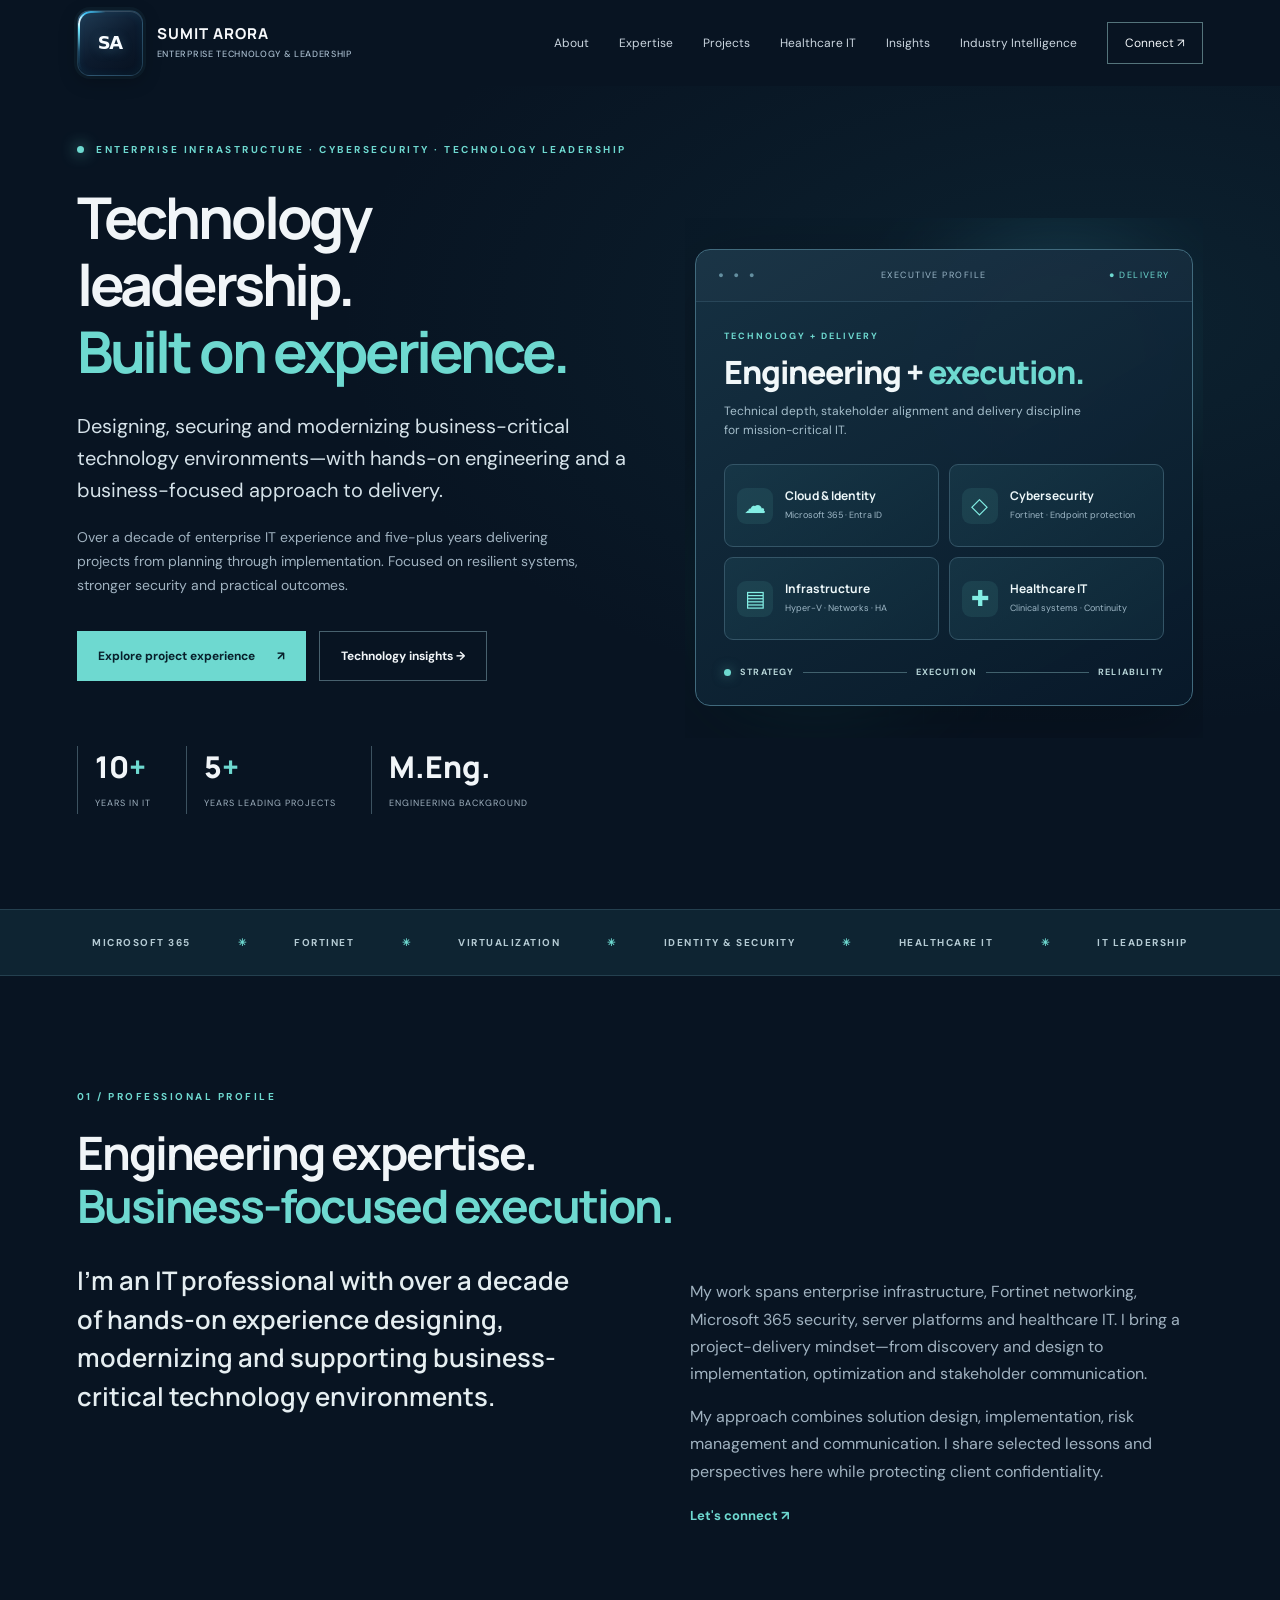
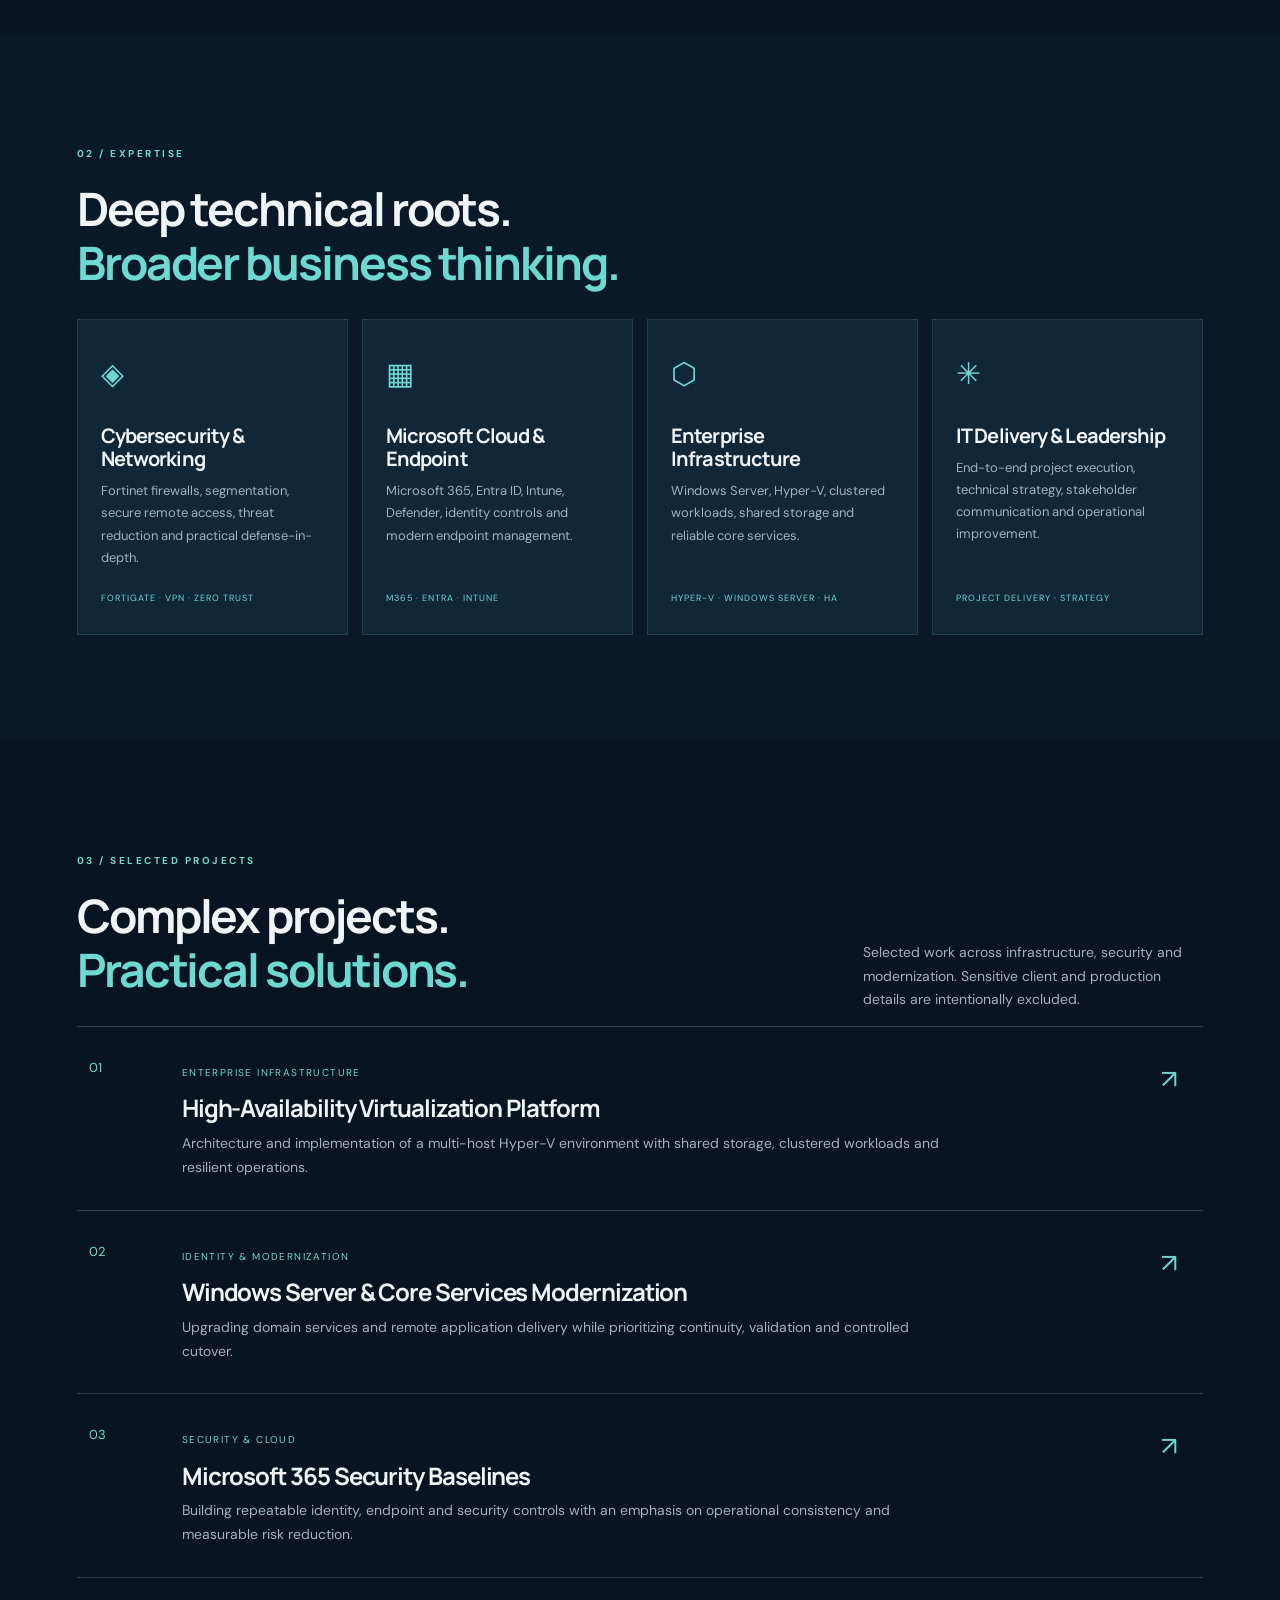
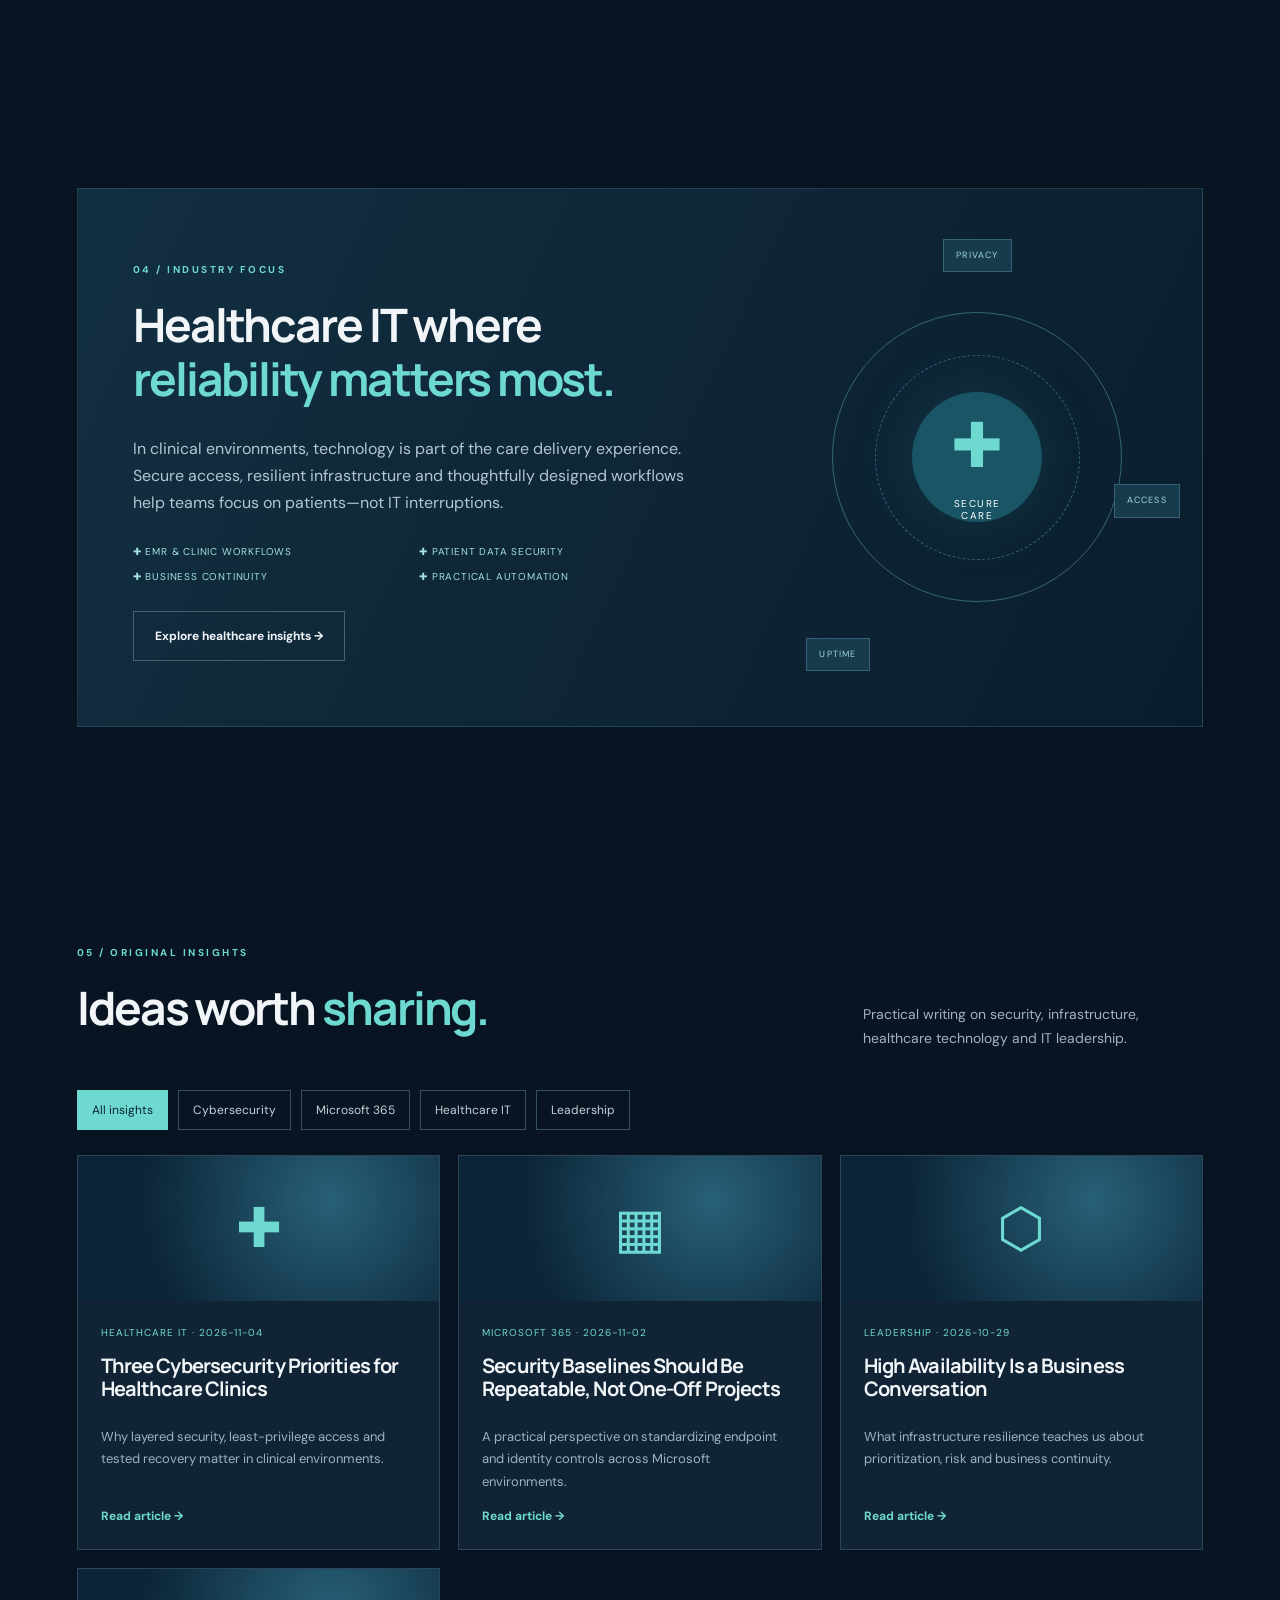
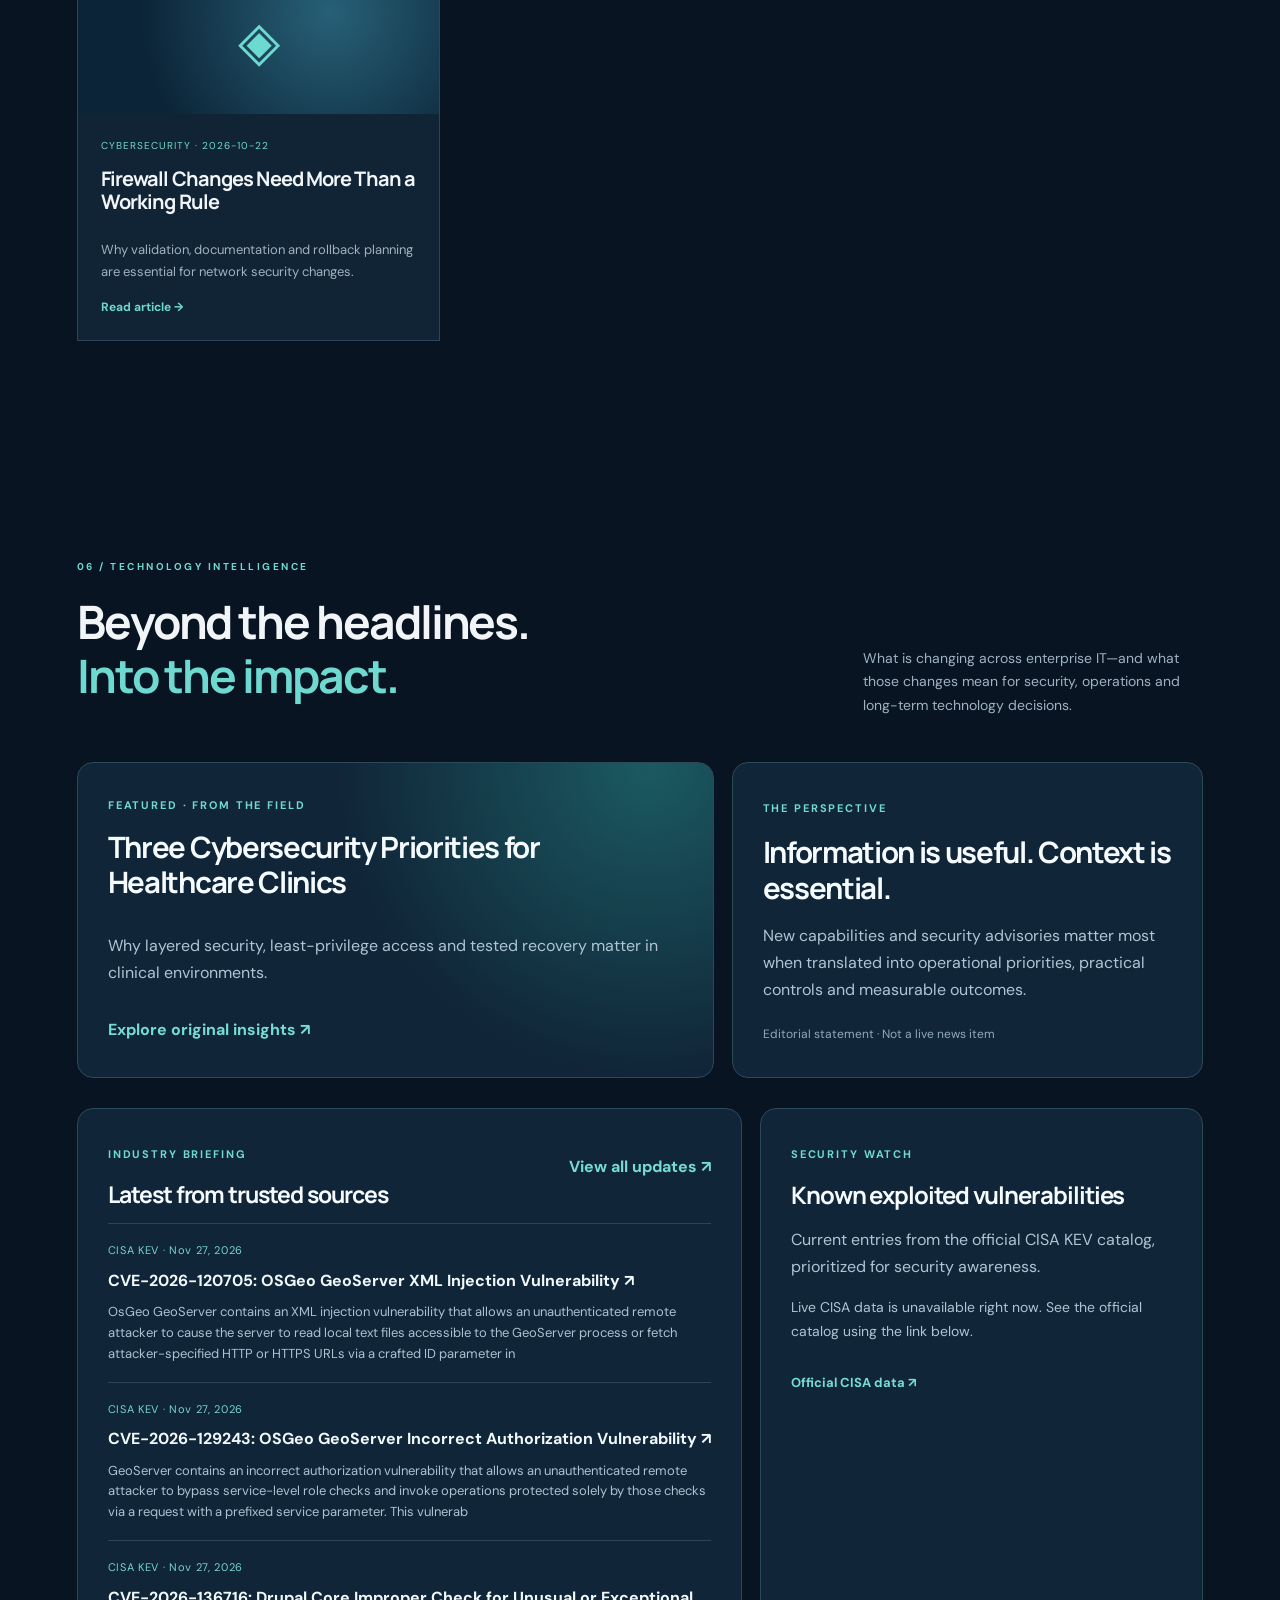
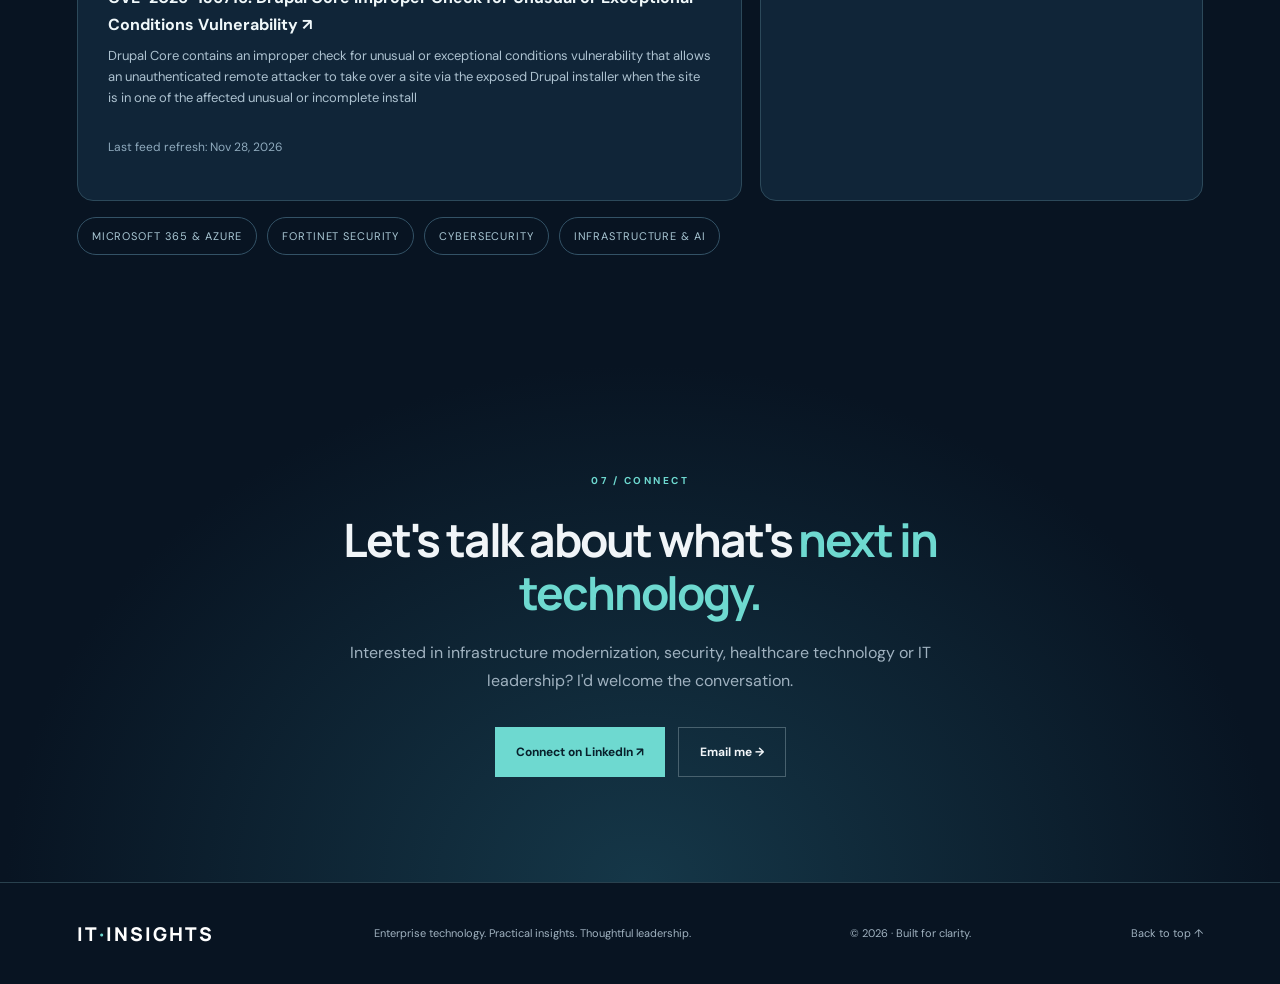
<file: it-insights-intelligence-hub/index.html>
<!DOCTYPE html>
<html lang="en"><head><meta charset="utf-8"/><meta content="width=device-width,initial-scale=1" name="viewport"/><meta content="Enterprise IT, cybersecurity, Microsoft 365 and healthcare technology insights from an experienced IT professional." name="description"/><meta content="#081422" name="theme-color"/><title>Sumit Arora | Enterprise Technology &amp; IT Leadership</title><link href="assets/style.css" rel="stylesheet"/><link href="assets/sa-brand-fix.css" rel="stylesheet"/></head><body><header class="header"><a class="brand" href="#home"><span class="brandmark">SA</span><span>SUMIT ARORA<small>ENTERPRISE TECHNOLOGY &amp; LEADERSHIP</small></span></a><button aria-expanded="false" aria-label="Toggle navigation" class="menu">☰</button><nav id="nav"><a href="#about">About</a><a href="#expertise">Expertise</a><a href="#projects">Projects</a><a href="#healthcare">Healthcare IT</a><a href="#articles">Insights</a><a href="#intelligence">Industry Intelligence</a><a class="nav-cta" href="#contact">Connect ↗</a></nav></header><main><section class="hero section" id="home"><div class="hero-copy"><div class="eyebrow"><span class="pulse"></span> ENTERPRISE INFRASTRUCTURE · CYBERSECURITY · TECHNOLOGY LEADERSHIP</div><h1>Technology leadership.<br/><em>Built on experience.</em></h1><p class="lead">Designing, securing and modernizing business-critical technology environments—with hands-on engineering and a business-focused approach to delivery.</p><p class="hero-sub">Over a decade of enterprise IT experience and five-plus years delivering projects from planning through implementation. Focused on resilient systems, stronger security and practical outcomes.</p><div class="actions"><a class="btn primary" href="#projects">Explore project experience <span>↗</span></a><a class="btn secondary" href="#articles">Technology insights →</a></div><div class="hero-metrics"><div><strong>10<span>+</span></strong><small>YEARS IN IT</small></div><div><strong>5<span>+</span></strong><small>YEARS LEADING PROJECTS</small></div><div><strong>M.Eng.</strong><small>ENGINEERING BACKGROUND</small></div></div></div><div aria-label="Enterprise technology specialties: infrastructure, cybersecurity, cloud and healthcare IT" class="hero-art"><div class="art-grid"></div><div class="orb orb1"></div><div class="orb orb2"></div><div class="art-panel executive-panel"><div class="panel-top"><span class="dots">● ● ●</span><span>EXECUTIVE PROFILE</span><span class="live">● DELIVERY</span></div><div class="executive-content"><div class="executive-heading"><span class="executive-overline">TECHNOLOGY + DELIVERY</span><strong>Engineering + <em>execution.</em></strong><p>Technical depth, stakeholder alignment and delivery discipline for mission-critical IT.</p></div><div class="expertise-matrix"><div class="expertise-tile"><span class="tile-icon">☁</span><div><strong>Cloud &amp; Identity</strong><small>Microsoft 365 · Entra ID</small></div></div><div class="expertise-tile"><span class="tile-icon">◇</span><div><strong>Cybersecurity</strong><small>Fortinet · Endpoint protection</small></div></div><div class="expertise-tile"><span class="tile-icon">▤</span><div><strong>Infrastructure</strong><small>Hyper-V · Networks · HA</small></div></div><div class="expertise-tile"><span class="tile-icon">✚</span><div><strong>Healthcare IT</strong><small>Clinical systems · Continuity</small></div></div></div><div class="executive-outcome"><span class="outcome-dot"></span><span>STRATEGY</span><span class="outcome-line"></span><span>EXECUTION</span><span class="outcome-line"></span><span>RELIABILITY</span></div></div></div></div></section><div class="ticker"><span>MICROSOFT 365</span><i>✳</i><span>FORTINET</span><i>✳</i><span>VIRTUALIZATION</span><i>✳</i><span>IDENTITY &amp; SECURITY</span><i>✳</i><span>HEALTHCARE IT</span><i>✳</i><span>IT LEADERSHIP</span></div><section class="section intro" id="about"><div class="section-head"><span class="kicker">01 / PROFESSIONAL PROFILE</span><h2>Engineering expertise.<br/><em>Business-focused execution.</em></h2></div><div class="intro-grid"><p class="large">I'm an IT professional with over a decade of hands-on experience designing, modernizing and supporting business-critical technology environments.</p><div><p>My work spans enterprise infrastructure, Fortinet networking, Microsoft 365 security, server platforms and healthcare IT. I bring a project-delivery mindset—from discovery and design to implementation, optimization and stakeholder communication.</p><p>My approach combines solution design, implementation, risk management and communication. I share selected lessons and perspectives here while protecting client confidentiality.</p><a class="text-link" href="#contact">Let's connect <span>↗</span></a></div></div></section><section class="section expertise" id="expertise"><div class="section-head"><span class="kicker">02 / EXPERTISE</span><h2>Deep technical roots.<br/><em>Broader business thinking.</em></h2></div><div class="cards"><article class="cap"><span class="cap-icon">◈</span><h3>Cybersecurity &amp; Networking</h3><p>Fortinet firewalls, segmentation, secure remote access, threat reduction and practical defense-in-depth.</p><span>FORTIGATE · VPN · ZERO TRUST</span></article><article class="cap"><span class="cap-icon">▦</span><h3>Microsoft Cloud &amp; Endpoint</h3><p>Microsoft 365, Entra ID, Intune, Defender, identity controls and modern endpoint management.</p><span>M365 · ENTRA · INTUNE</span></article><article class="cap"><span class="cap-icon">⬡</span><h3>Enterprise Infrastructure</h3><p>Windows Server, Hyper-V, clustered workloads, shared storage and reliable core services.</p><span>HYPER-V · WINDOWS SERVER · HA</span></article><article class="cap"><span class="cap-icon">✳</span><h3>IT Delivery &amp; Leadership</h3><p>End-to-end project execution, technical strategy, stakeholder communication and operational improvement.</p><span>PROJECT DELIVERY · STRATEGY</span></article></div></section><section class="section projects" id="projects"><div class="section-head row-head"><div><span class="kicker">03 / SELECTED PROJECTS</span><h2>Complex projects.<br/><em>Practical solutions.</em></h2></div><p>Selected work across infrastructure, security and modernization. Sensitive client and production details are intentionally excluded.</p></div><div class="project-list"><article class="project"><div class="project-number">01</div><div><span class="tag">ENTERPRISE INFRASTRUCTURE</span><h3>High-Availability Virtualization Platform</h3><p>Architecture and implementation of a multi-host Hyper-V environment with shared storage, clustered workloads and resilient operations.</p></div><span class="project-arrow">↗</span></article><article class="project"><div class="project-number">02</div><div><span class="tag">IDENTITY &amp; MODERNIZATION</span><h3>Windows Server &amp; Core Services Modernization</h3><p>Upgrading domain services and remote application delivery while prioritizing continuity, validation and controlled cutover.</p></div><span class="project-arrow">↗</span></article><article class="project"><div class="project-number">03</div><div><span class="tag">SECURITY &amp; CLOUD</span><h3>Microsoft 365 Security Baselines</h3><p>Building repeatable identity, endpoint and security controls with an emphasis on operational consistency and measurable risk reduction.</p></div><span class="project-arrow">↗</span></article></div></section><section class="section healthcare" id="healthcare"><div class="healthcare-panel"><div><span class="kicker">04 / INDUSTRY FOCUS</span><h2>Healthcare IT where <em>reliability matters most.</em></h2><p>In clinical environments, technology is part of the care delivery experience. Secure access, resilient infrastructure and thoughtfully designed workflows help teams focus on patients—not IT interruptions.</p><div class="health-points"><span>✚ EMR &amp; CLINIC WORKFLOWS</span><span>✚ PATIENT DATA SECURITY</span><span>✚ BUSINESS CONTINUITY</span><span>✚ PRACTICAL AUTOMATION</span></div><a class="btn secondary" href="#articles">Explore healthcare insights →</a></div><div class="health-graphic"><div class="health-ring ring1"></div><div class="health-ring ring2"></div><div class="health-center">✚<small>SECURE<br/>CARE</small></div><div class="health-label label1">PRIVACY</div><div class="health-label label2">UPTIME</div><div class="health-label label3">ACCESS</div></div></div></section><section class="section articles" id="articles"><div class="section-head row-head"><div><span class="kicker">05 / ORIGINAL INSIGHTS</span><h2>Ideas worth <em>sharing.</em></h2></div><p>Practical writing on security, infrastructure, healthcare technology and IT leadership.</p></div><div class="filters" id="filters"><button class="active" data-filter="All">All insights</button><button data-filter="Cybersecurity">Cybersecurity</button><button data-filter="Microsoft 365">Microsoft 365</button><button data-filter="Healthcare IT">Healthcare IT</button><button data-filter="Leadership">Leadership</button></div><div aria-live="polite" class="article-grid" id="article-grid"></div></section><section class="section intelligence" id="intelligence"><div class="section-head row-head"><div><span class="kicker">06 / TECHNOLOGY INTELLIGENCE</span><h2>Beyond the headlines.<br/><em>Into the impact.</em></h2></div><p>What is changing across enterprise IT—and what those changes mean for security, operations and long-term technology decisions.</p></div><div class="intel-hero"><div class="intel-feature"><span class="intel-overline">FEATURED · FROM THE FIELD</span><h3 id="intel-feature-title">Practical insights from real-world IT delivery</h3><p id="intel-feature-excerpt">Technical experience, business outcomes, and the decisions behind resilient infrastructure.</p><a class="intel-link" href="#articles">Explore original insights ↗</a></div><div class="intel-perspective"><span class="intel-overline">THE PERSPECTIVE</span><h3>Information is useful. Context is essential.</h3><p>New capabilities and security advisories matter most when translated into operational priorities, practical controls and measurable outcomes.</p><span class="intel-disclaimer">Editorial statement · Not a live news item</span></div></div><div class="intel-lower"><div class="intel-news"><div class="intel-subhead"><div><span class="intel-overline">INDUSTRY BRIEFING</span><h3>Latest from trusted sources</h3></div><a class="intel-link" href="news.html">View all updates ↗</a></div><div aria-live="polite" class="intel-news-items" id="intel-news-items"><p class="intel-empty">Loading the latest verified headlines…</p></div><p class="intel-status" id="intel-feed-status" role="status"></p></div><aside class="intel-watch"><span class="intel-overline">SECURITY WATCH</span><h3>Known exploited vulnerabilities</h3><p>Current entries from the official CISA KEV catalog, prioritized for security awareness.</p><div class="intel-kev-items" id="intel-kev-items"><p class="intel-empty">Checking CISA data…</p></div><a class="intel-link" href="https://github.com/cisagov/kev-data" rel="noopener noreferrer" target="_blank">Official CISA data ↗</a></aside></div><div class="intel-topics"><span>MICROSOFT 365 &amp; AZURE</span><span>FORTINET SECURITY</span><span>CYBERSECURITY</span><span>INFRASTRUCTURE &amp; AI</span></div></section><section class="section contact" id="contact"><span class="kicker">07 / CONNECT</span><h2>Let's talk about what's <em>next in technology.</em></h2><p>Interested in infrastructure modernization, security, healthcare technology or IT leadership? I'd welcome the conversation.</p><div class="actions"><a class="btn primary" href="https://www.linkedin.com/" id="linkedin" rel="noopener" target="_blank">Connect on LinkedIn ↗</a><a class="btn secondary" href="mailto:hello@example.com" id="email">Email me →</a></div></section></main><footer><div class="footer-brand">IT<span>·</span>INSIGHTS</div><p>Enterprise technology. Practical insights. Thoughtful leadership.</p><span>© <span id="year"></span> · Built for clarity.</span><a href="#home">Back to top ↑</a></footer><script src="assets/main.js"></script><script src="assets/intelligence.js"></script></body></html>
</file>
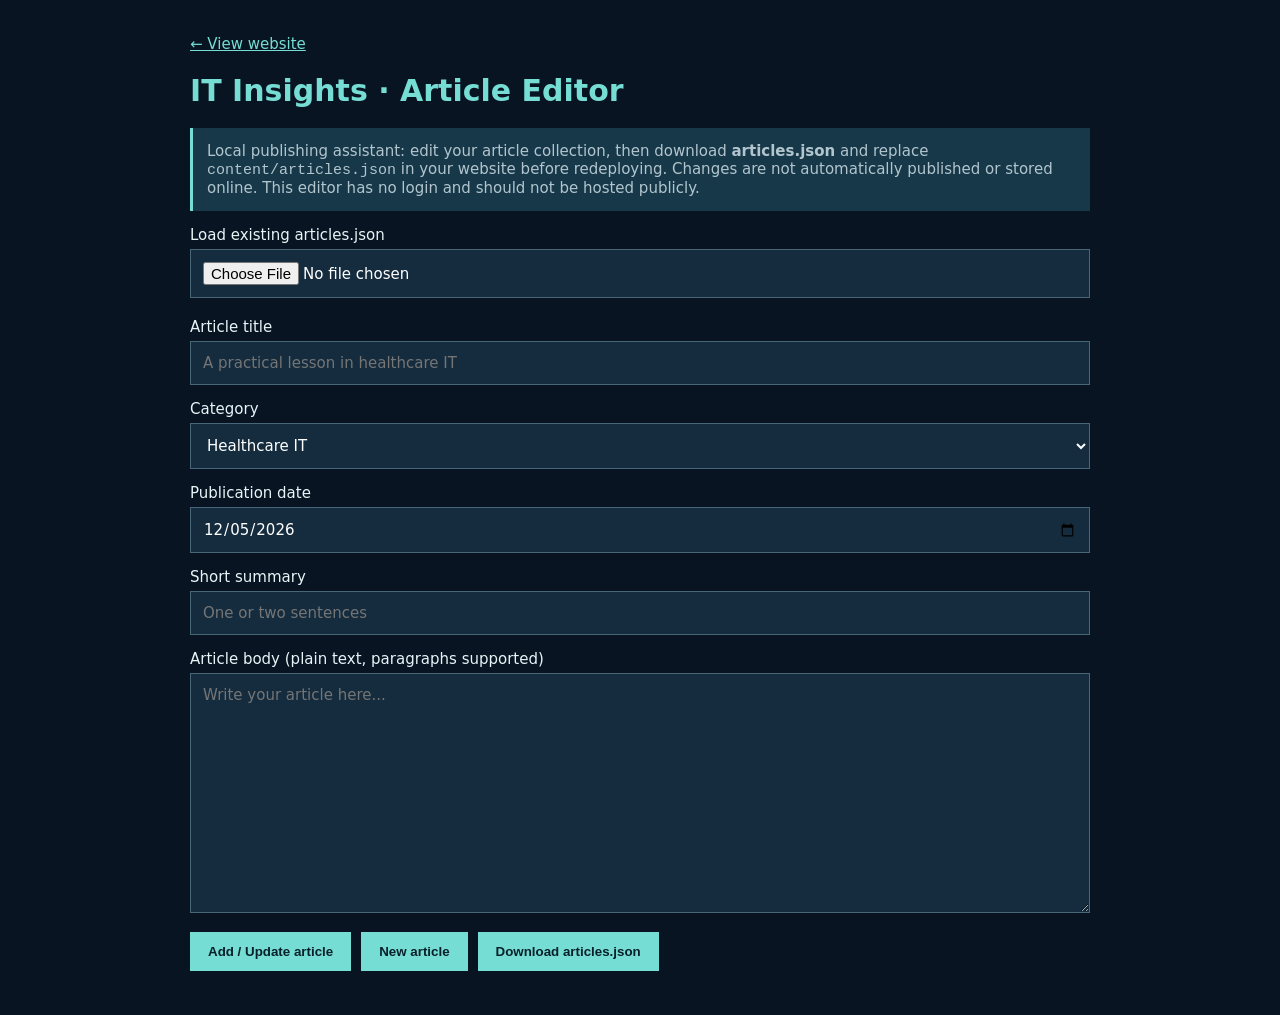
<file: it-insights-intelligence-hub/editor.html>
<!doctype html><html lang="en"><head><meta charset="utf-8"><meta name="viewport" content="width=device-width,initial-scale=1"><title>Article Editor | IT Insights</title><style>body{background:#081422;color:#e8f4f6;font:15px system-ui;max-width:900px;margin:35px auto;padding:0 18px}h1{color:#76ddd4}label{display:block;margin:15px 0 5px}input,select,textarea{width:100%;box-sizing:border-box;background:#142c3e;border:1px solid #476678;color:white;padding:12px;font:inherit}textarea{min-height:240px}button,a.button{display:inline-block;background:#75ddd3;border:0;color:#08202b;padding:12px 18px;font-weight:bold;margin:15px 10px 10px 0;cursor:pointer;text-decoration:none}small,p{color:#b2c5ce}.notice{background:#173849;padding:14px;border-left:3px solid #75ddd3}.list{margin:20px 0}.list button{padding:5px 10px;margin:4px;background:#2d5568;color:white}</style></head><body><a href="index.html" style="color:#75ddd3">← View website</a><h1>IT Insights · Article Editor</h1><p class="notice">Local publishing assistant: edit your article collection, then download <b>articles.json</b> and replace <code>content/articles.json</code> in your website before redeploying. Changes are not automatically published or stored online. This editor has no login and should not be hosted publicly.</p><label>Load existing articles.json</label><input id="file" type="file" accept=".json,application/json"><div class="list" id="list"></div><label>Article title</label><input id="title" placeholder="A practical lesson in healthcare IT"><label>Category</label><select id="category"><option>Healthcare IT</option><option>Cybersecurity</option><option>Microsoft 365</option><option>Leadership</option></select><label>Publication date</label><input id="date" type="date"><label>Short summary</label><input id="excerpt" placeholder="One or two sentences"><label>Article body (plain text, paragraphs supported)</label><textarea id="body" placeholder="Write your article here..."></textarea><button id="save">Add / Update article</button><button id="new">New article</button><button id="download">Download articles.json</button><p id="status" role="status"></p><script>let data=[],id=null;const $=s=>document.querySelector(s);$('#date').value=new Date().toISOString().slice(0,10);$('#file').onchange=async e=>{try{data=JSON.parse(await e.target.files[0].text());if(!Array.isArray(data))throw Error('Expected array');list();$('#status').textContent=`Loaded ${data.length} articles`}catch(err){$('#status').textContent='Could not read JSON: '+err.message}};function list(){$('#list').innerHTML='<h3>Loaded articles</h3>'+data.map((a,i)=>`<div><button data-i="${i}">Edit</button> ${a.title.replace(/[<>&]/g,'')}</div>`).join('');$('#list').querySelectorAll('button').forEach(b=>b.onclick=()=>{let a=data[+b.dataset.i];id=a.id;['title','category','date','excerpt','body'].forEach(k=>$('#'+k).value=a[k]||'')})}$('#new').onclick=()=>{id=null;['title','excerpt','body'].forEach(k=>$('#'+k).value='');$('#date').value=new Date().toISOString().slice(0,10)};$('#save').onclick=()=>{let title=$('#title').value.trim(),body=$('#body').value.trim();if(!title||!body){$('#status').textContent='Title and body required';return}let obj={id:id||'article-'+Date.now(),title,category:$('#category').value,date:$('#date').value,excerpt:$('#excerpt').value,body,icon:({'Healthcare IT':'✚','Cybersecurity':'◈','Microsoft 365':'▦','Leadership':'⬡'})[$('#category').value]};let i=data.findIndex(a=>a.id===obj.id);if(i<0)data.push(obj);else data[i]=obj;id=obj.id;list();$('#status').textContent='Saved in editor memory. Download JSON to keep changes.'};$('#download').onclick=()=>{if(!data.length){$('#status').textContent='Load or create articles first';return}let url=URL.createObjectURL(new Blob([JSON.stringify(data,null,2)],{type:'application/json'}));let a=document.createElement('a');a.href=url;a.download='articles.json';a.click();setTimeout(()=>URL.revokeObjectURL(url),1000)};</script></body></html>
</file>
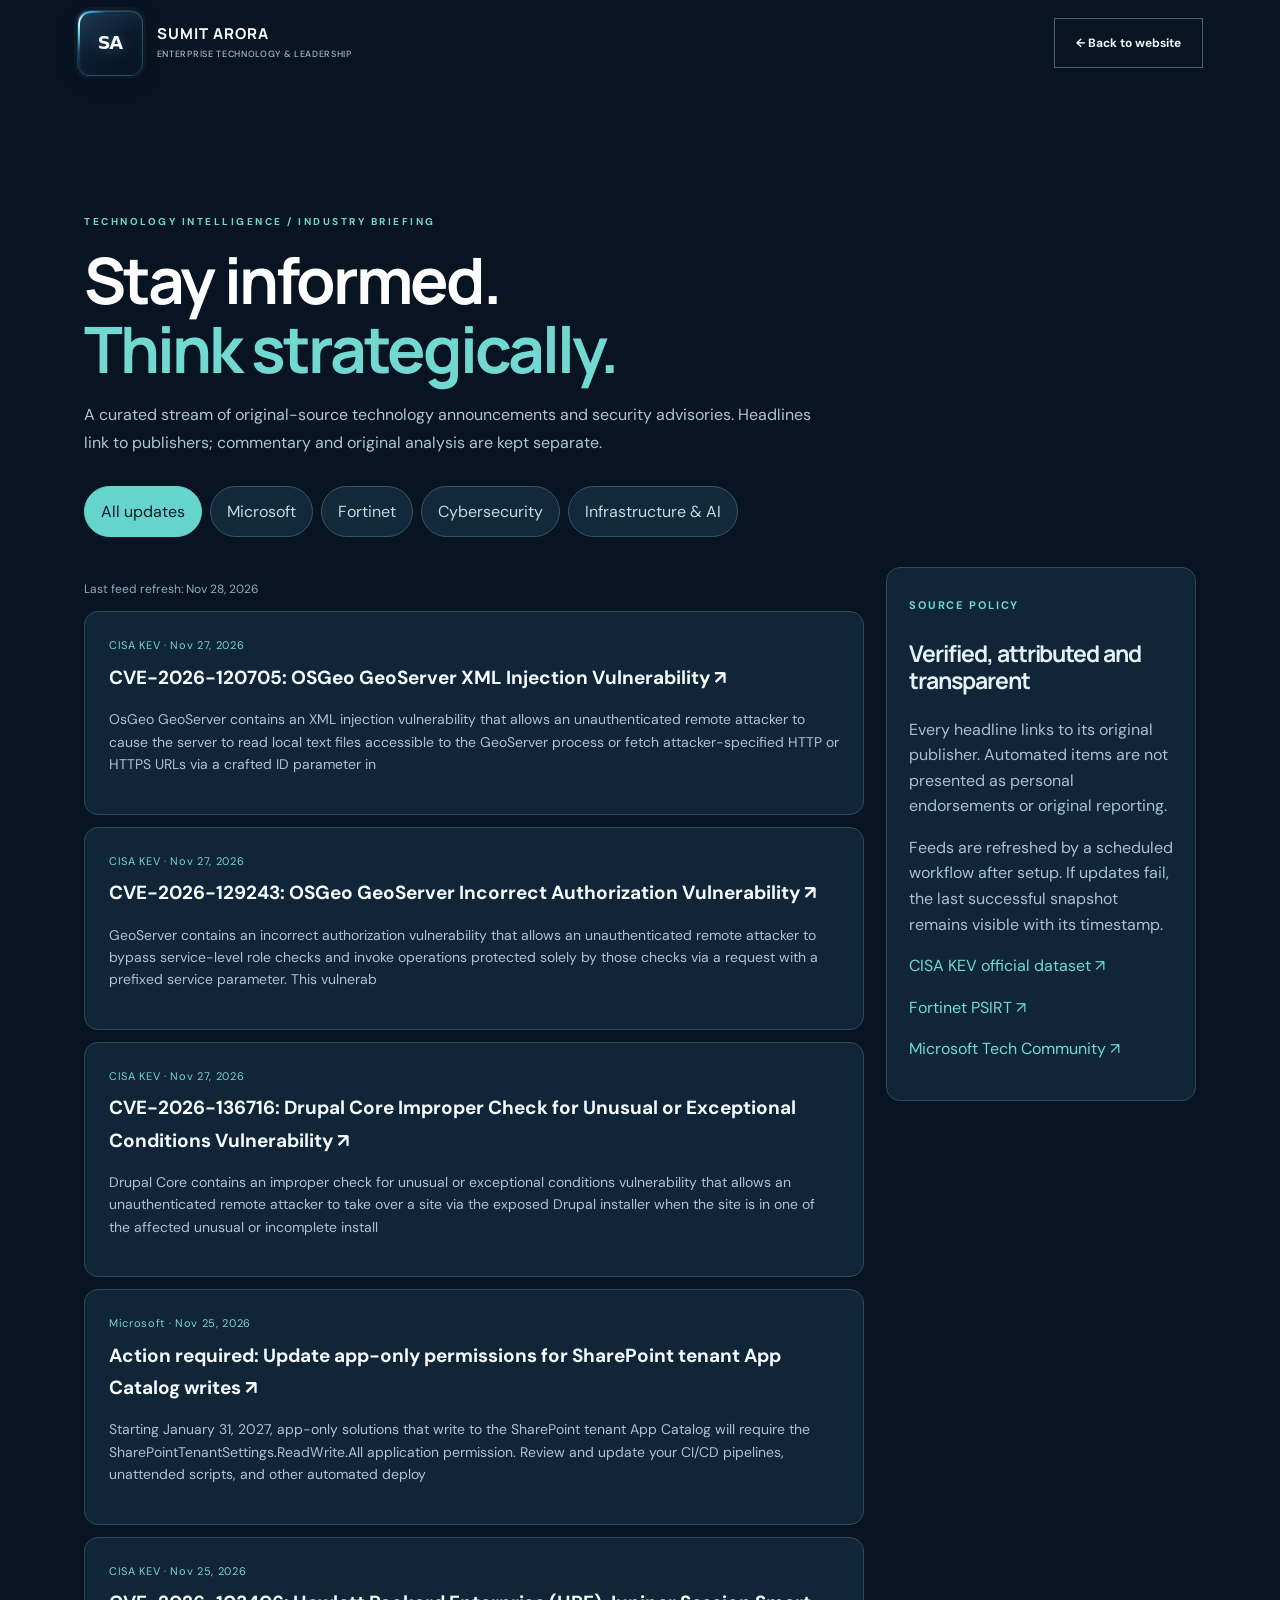
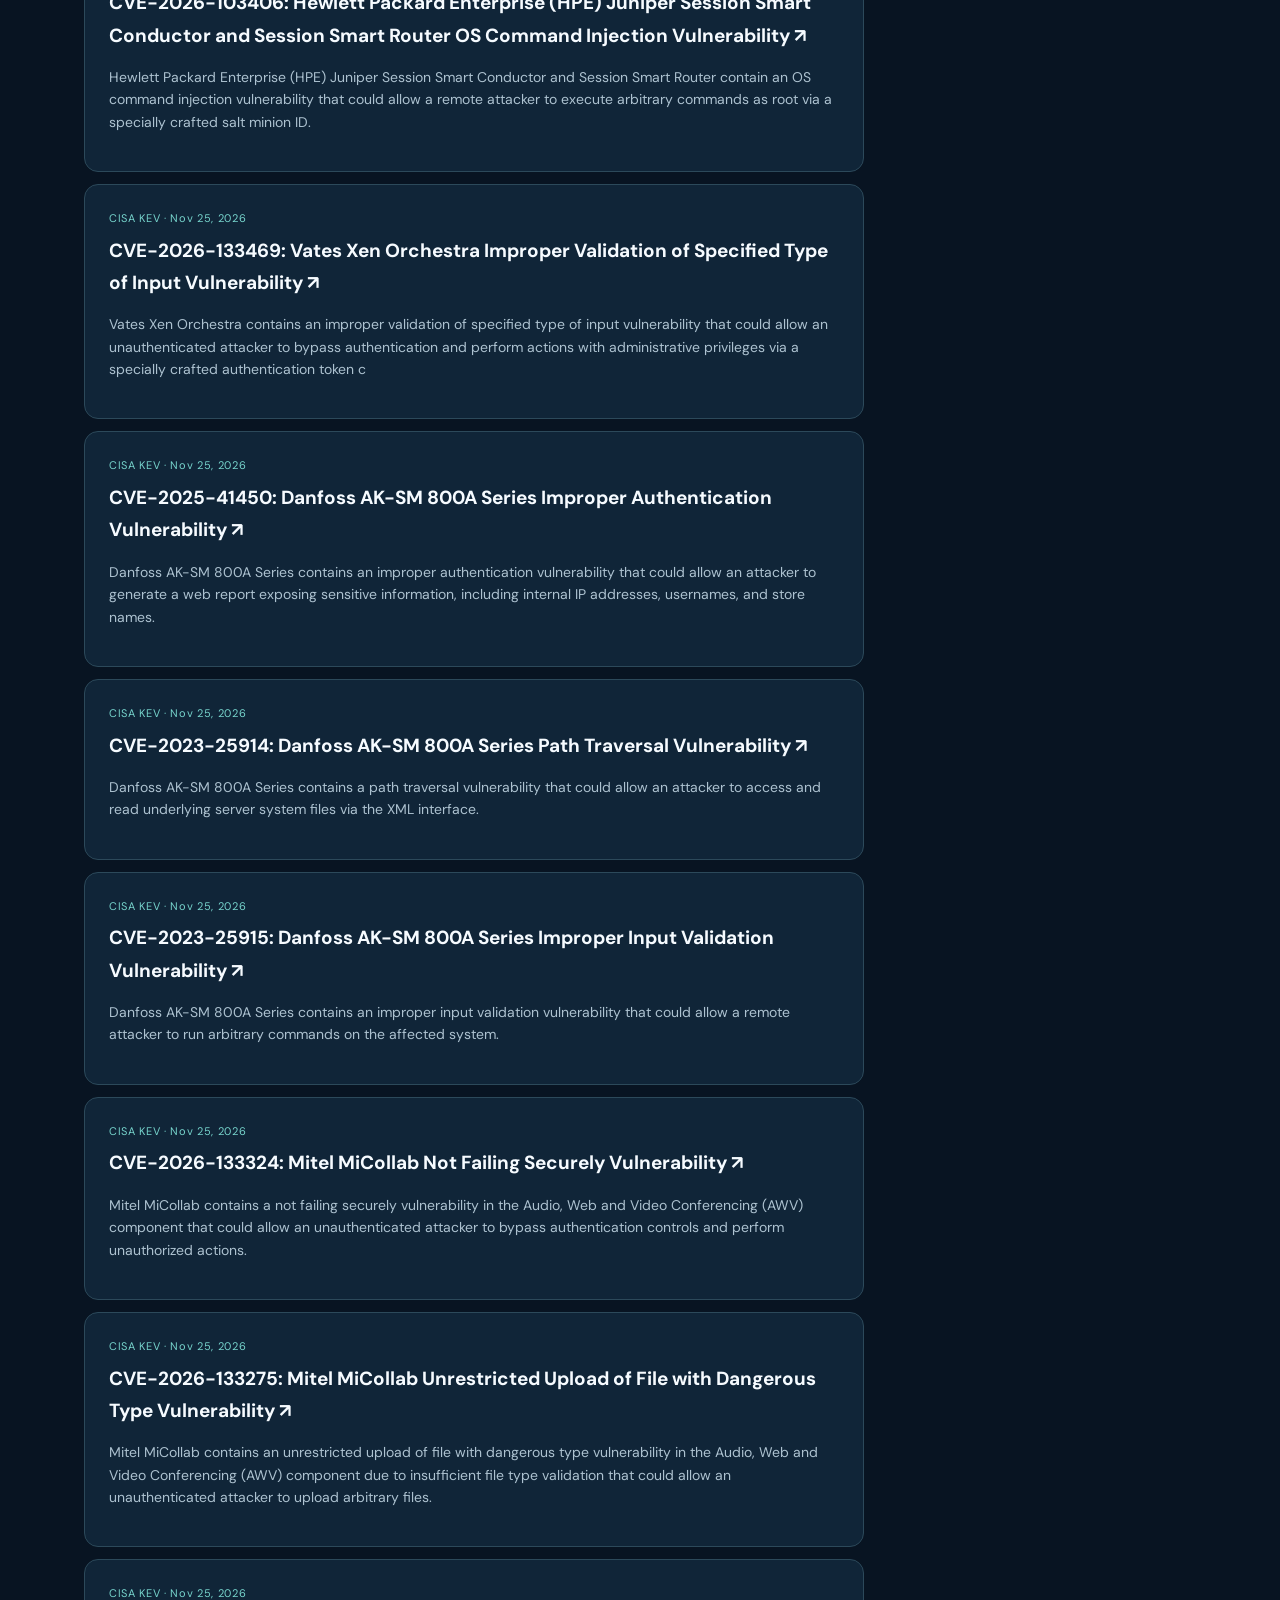
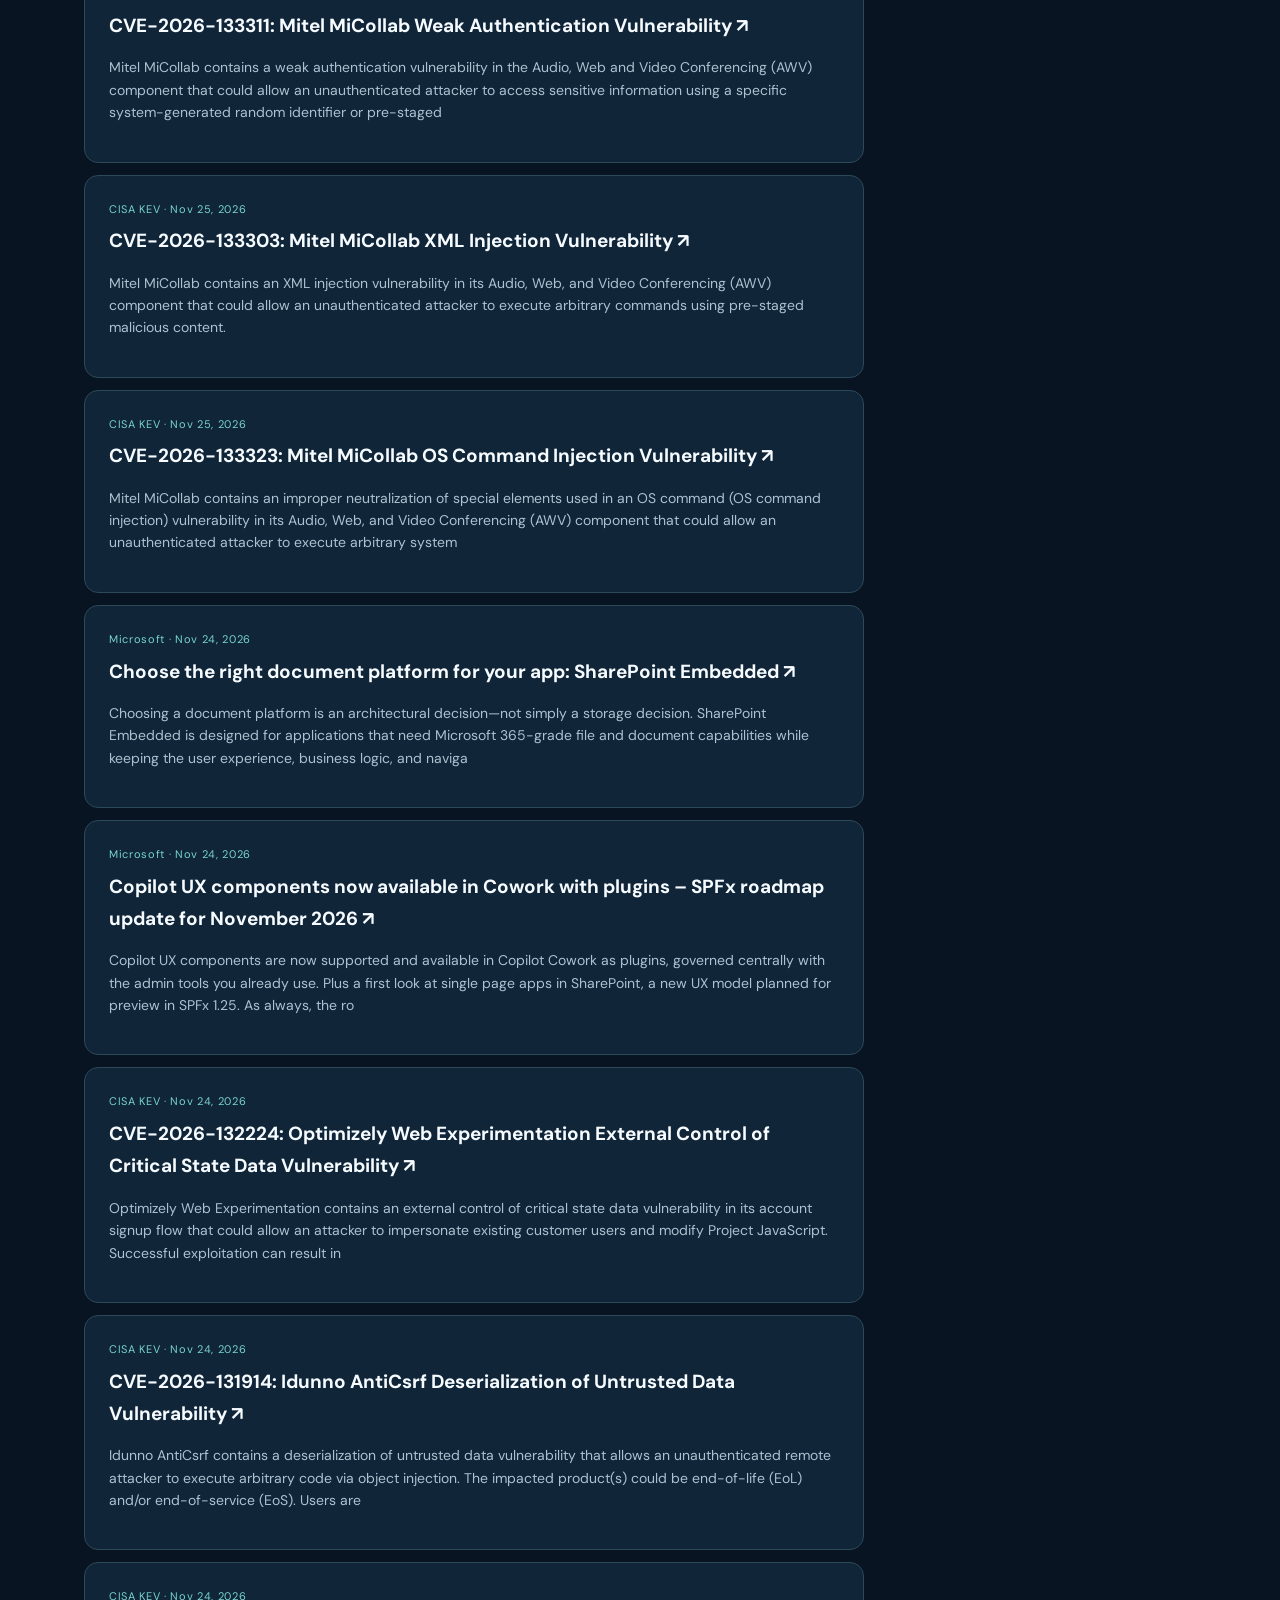
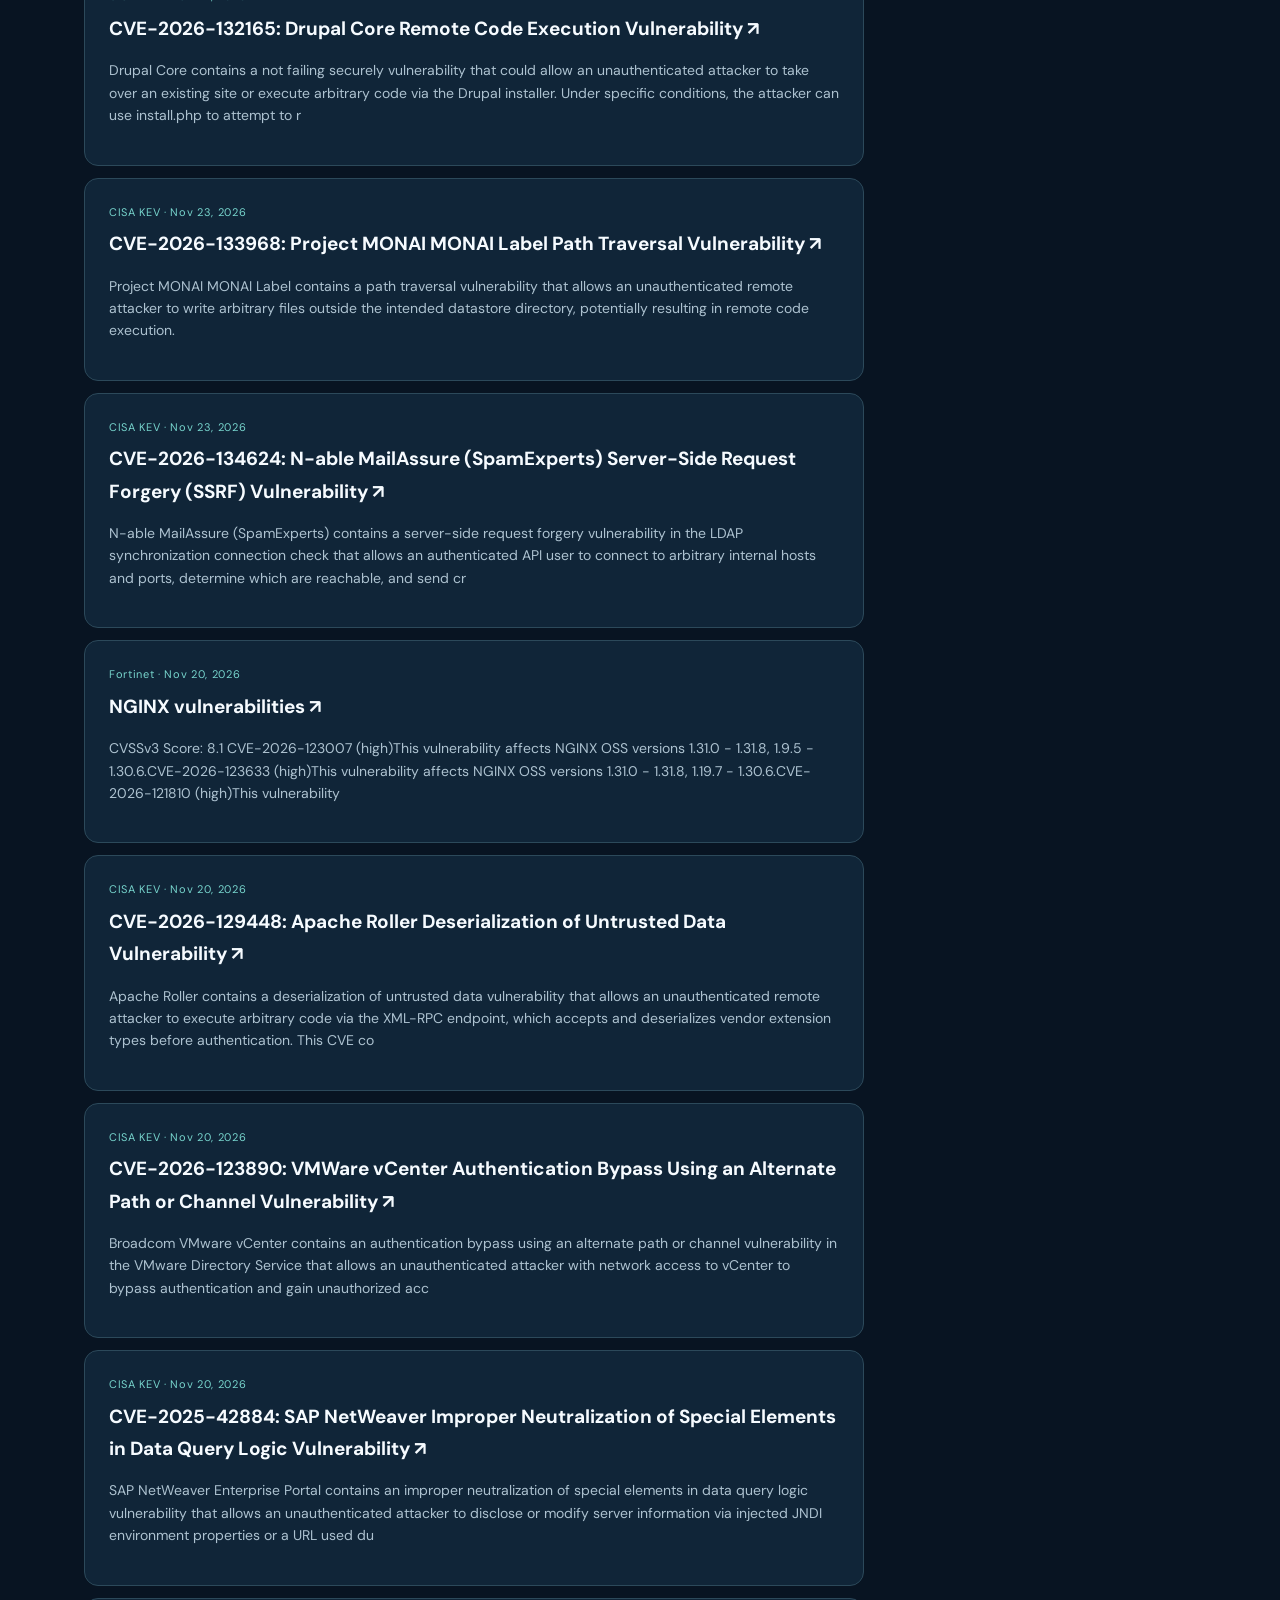
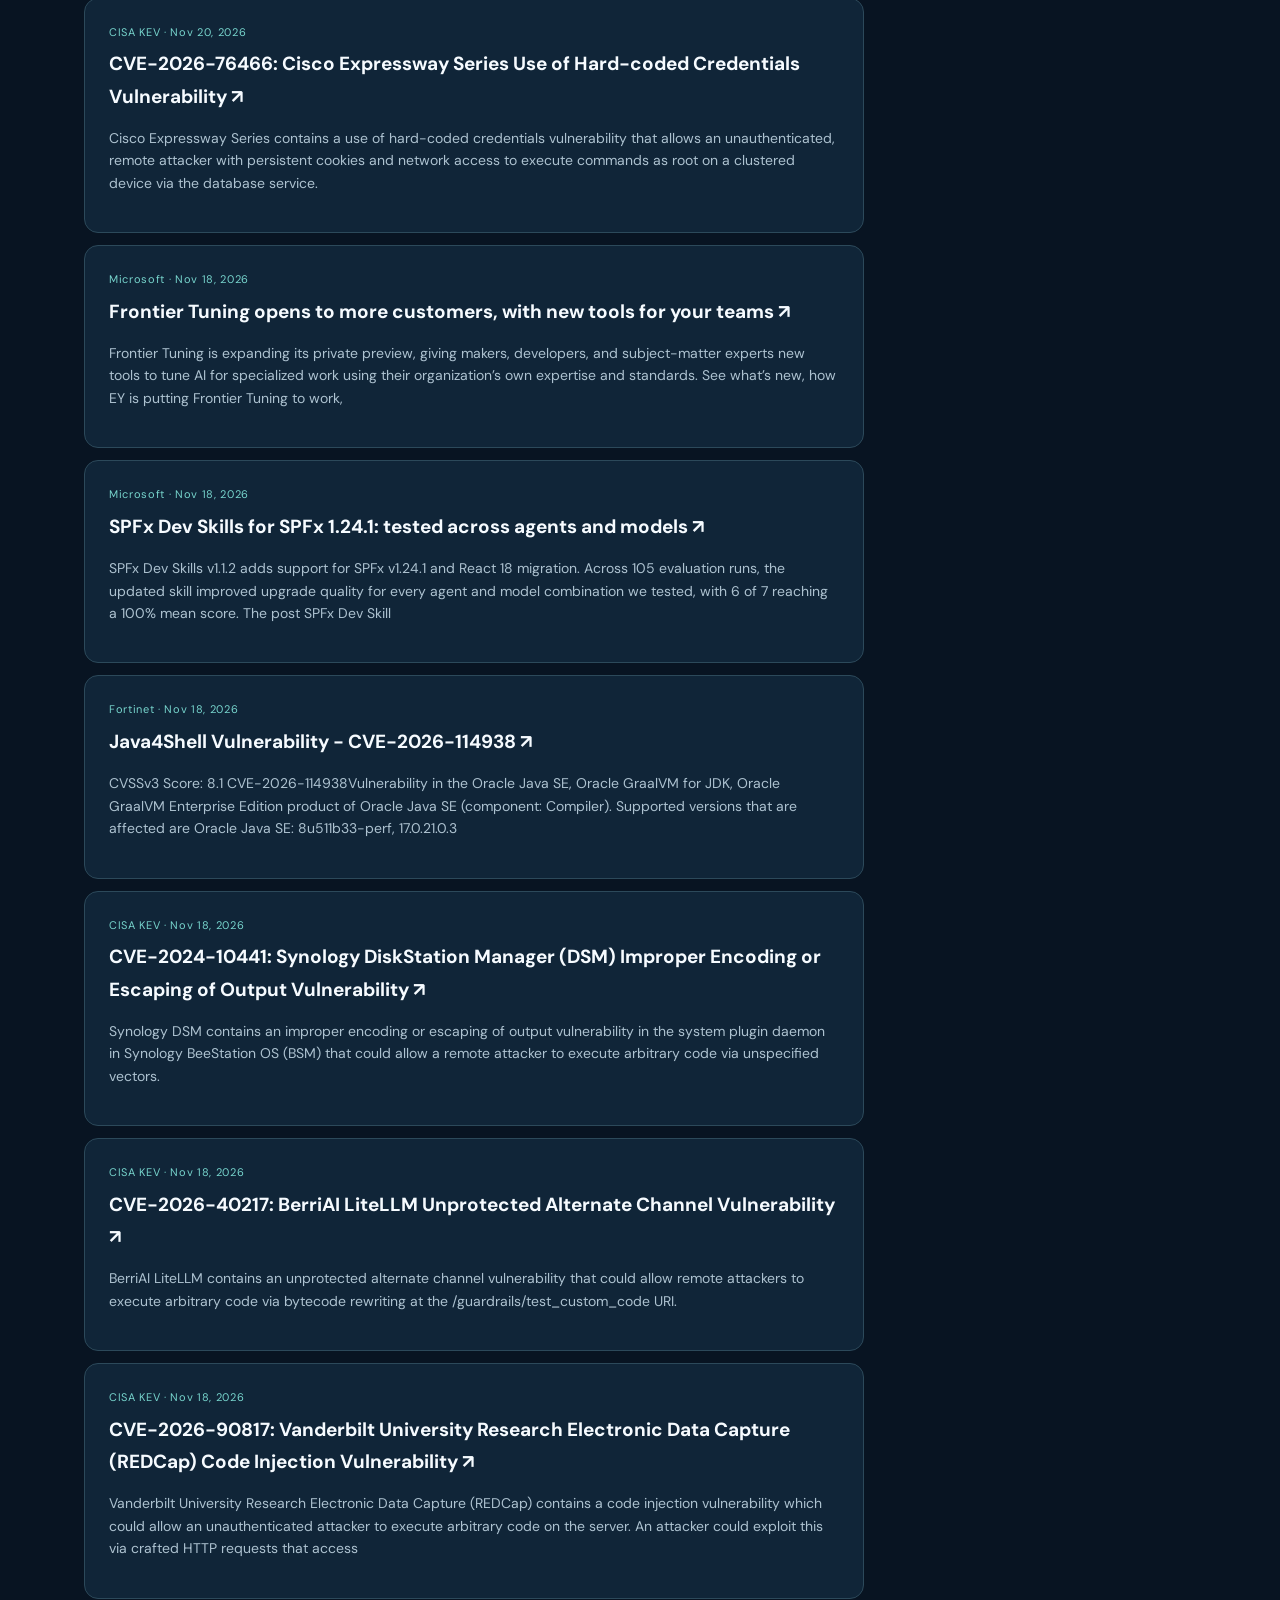
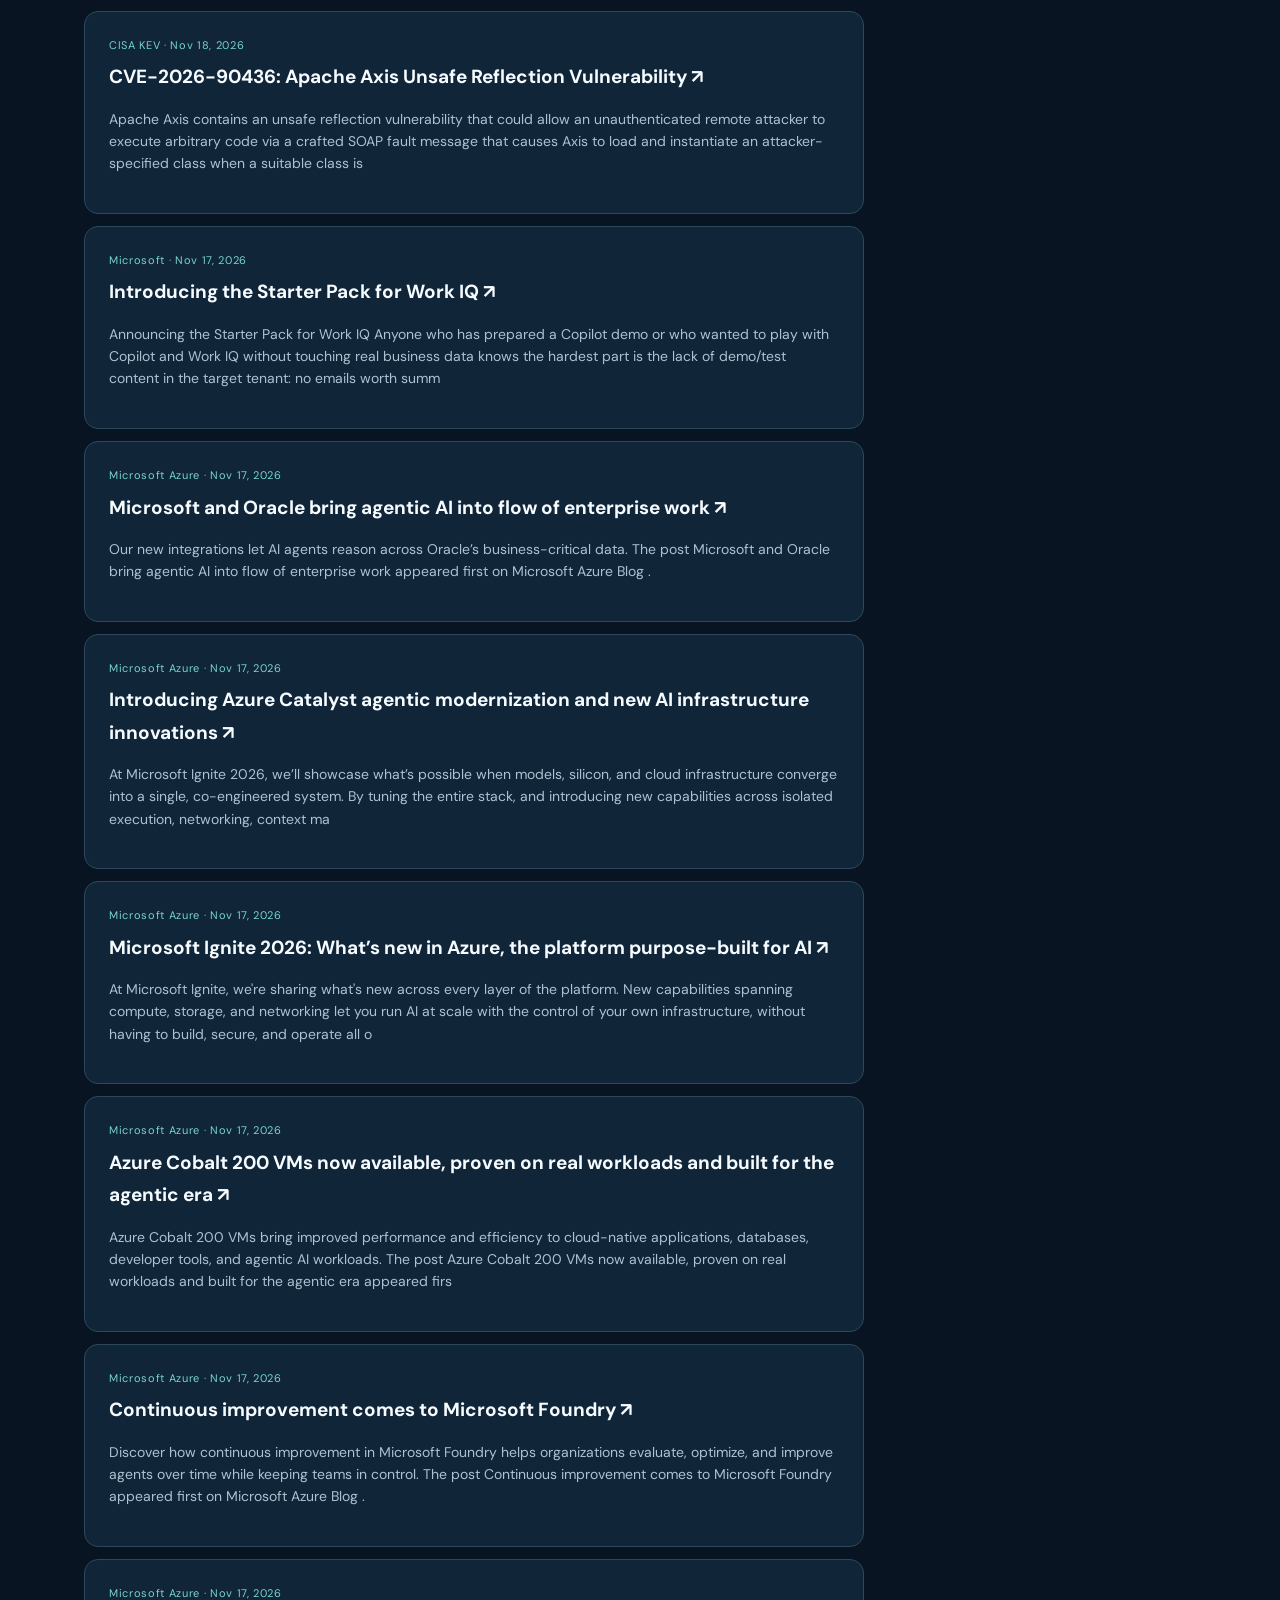
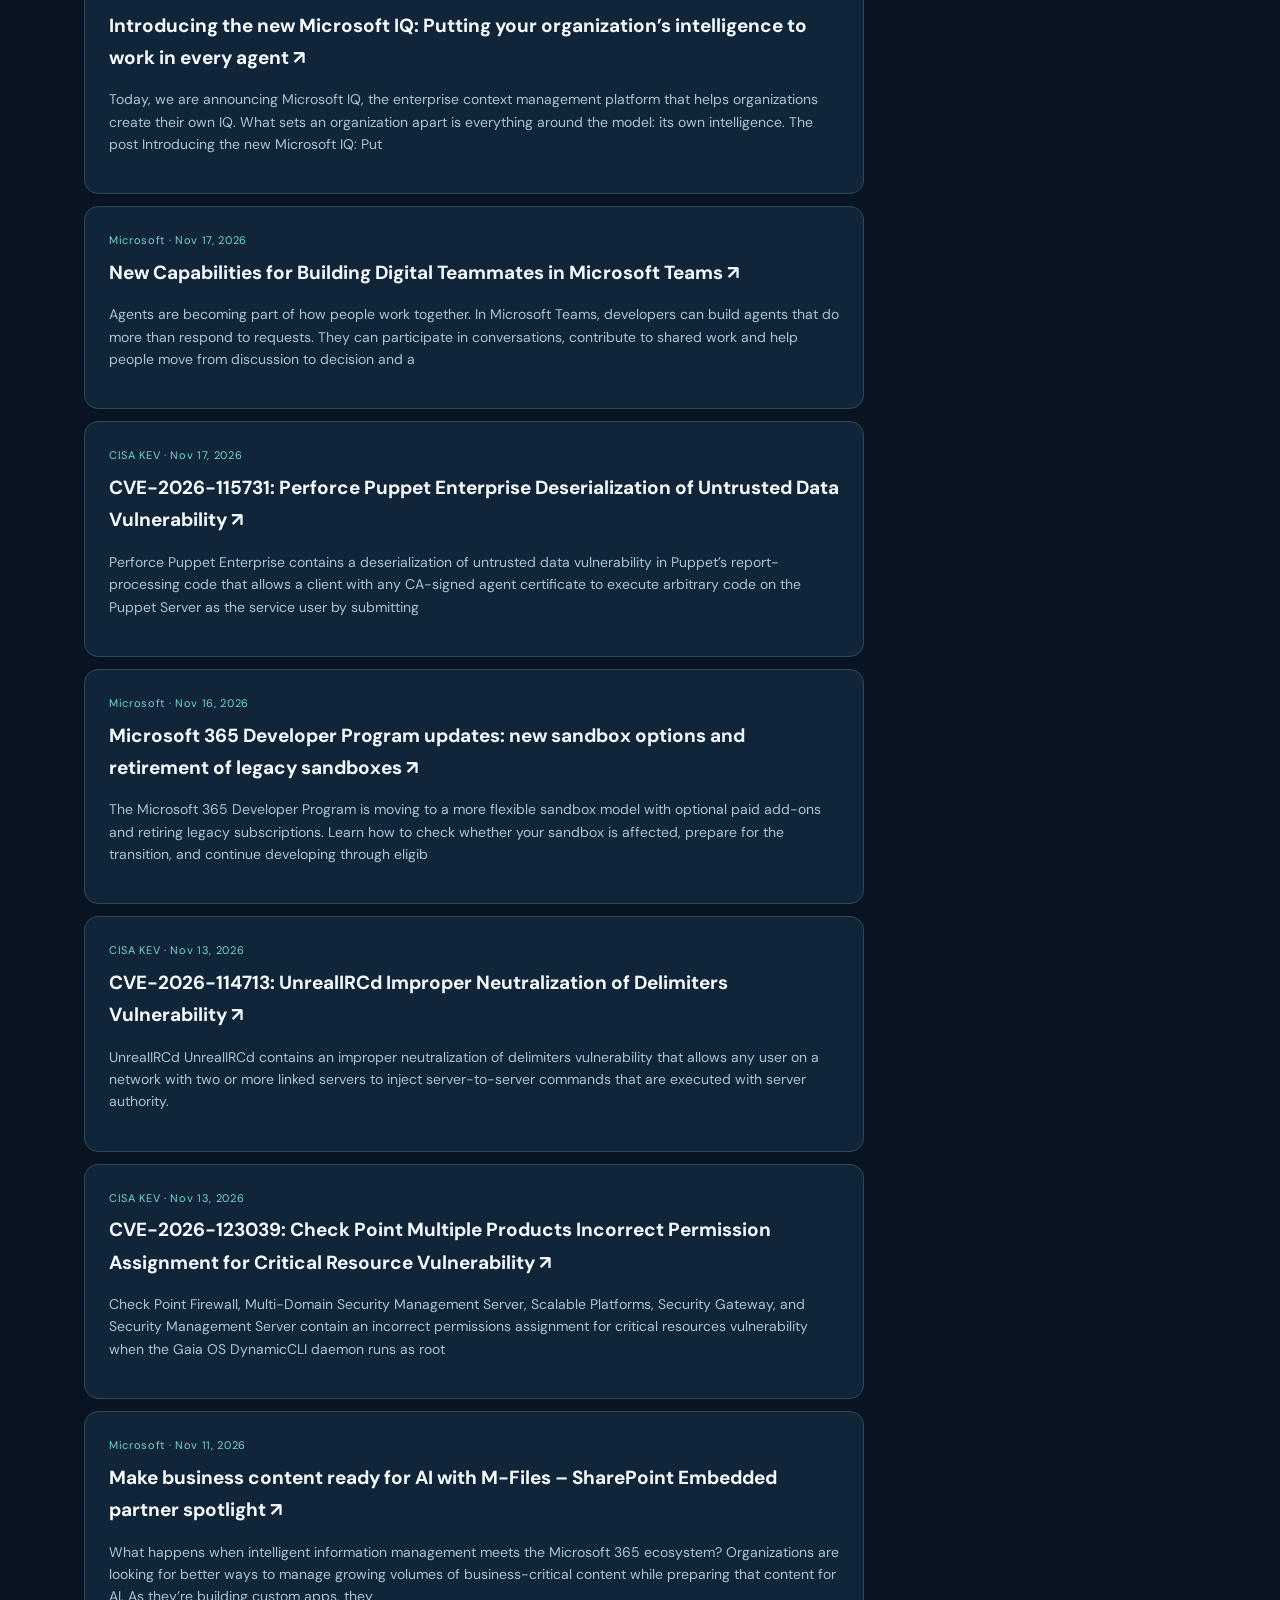
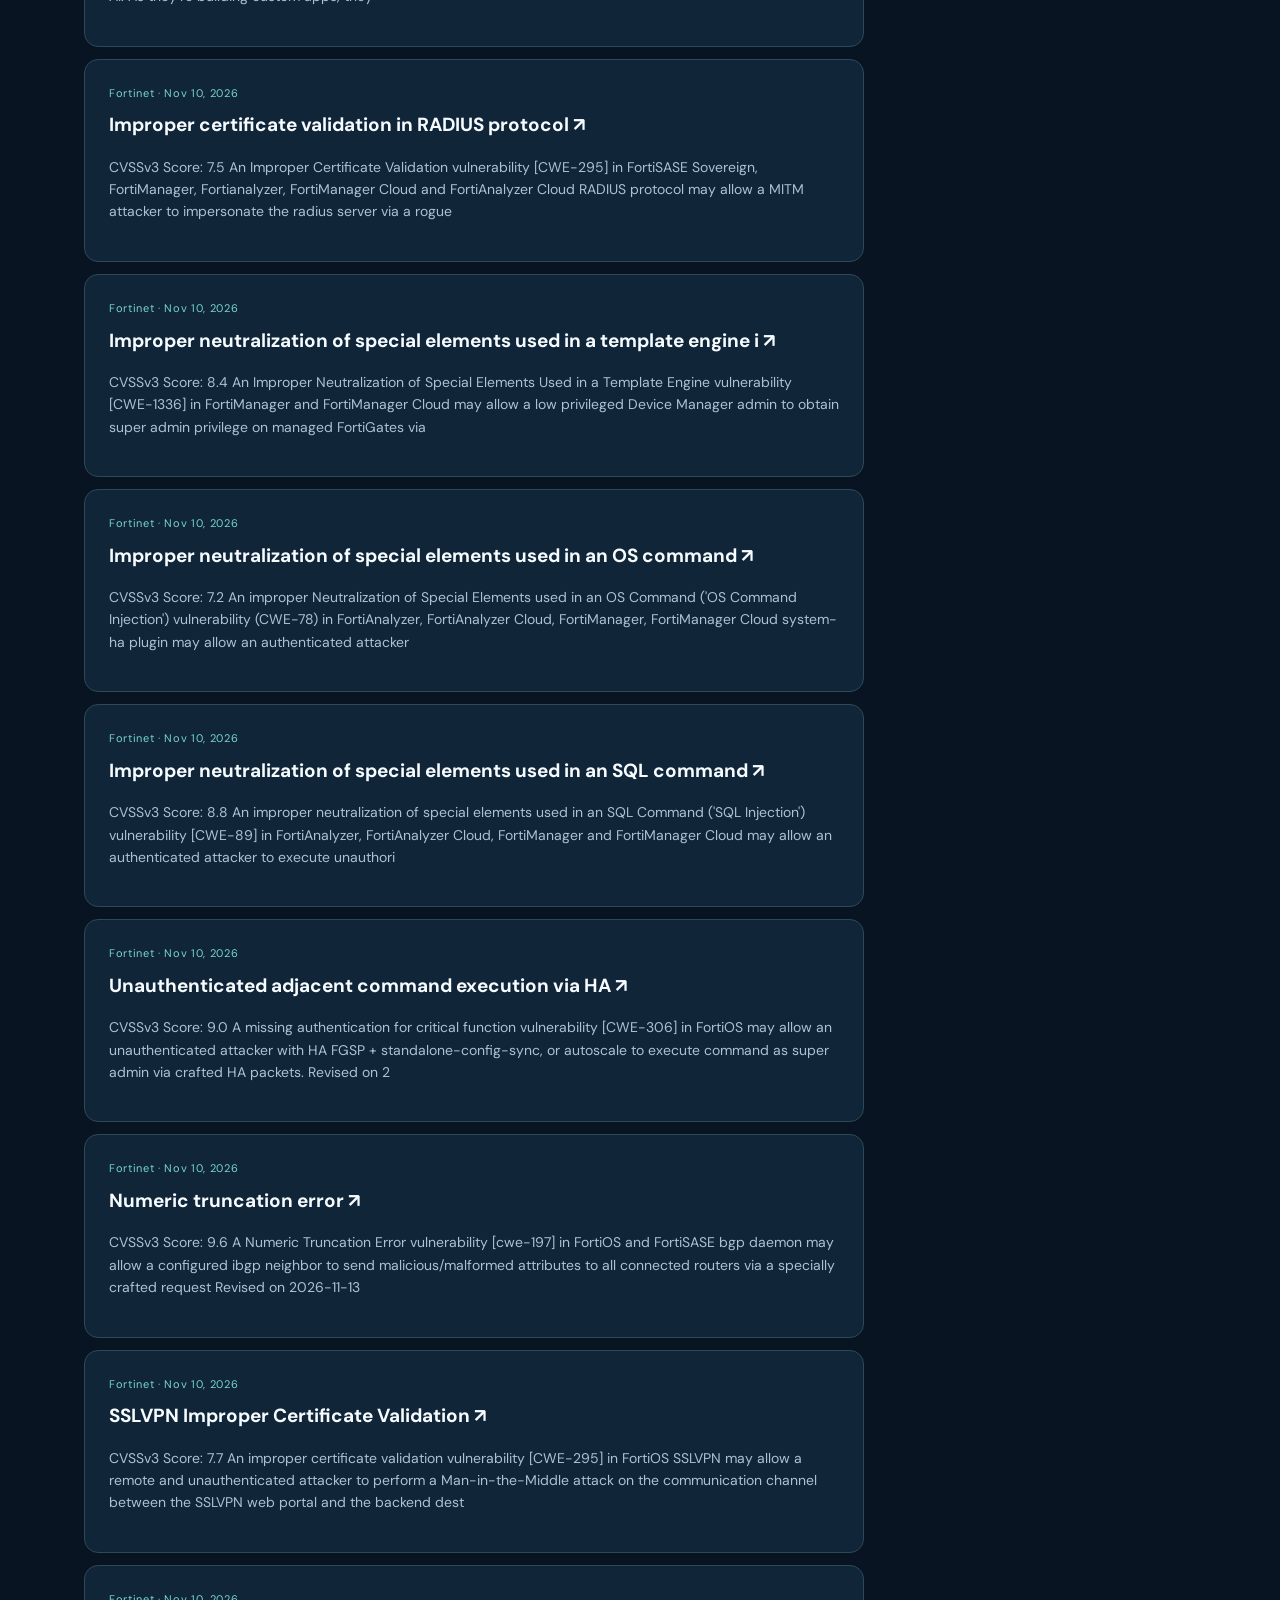
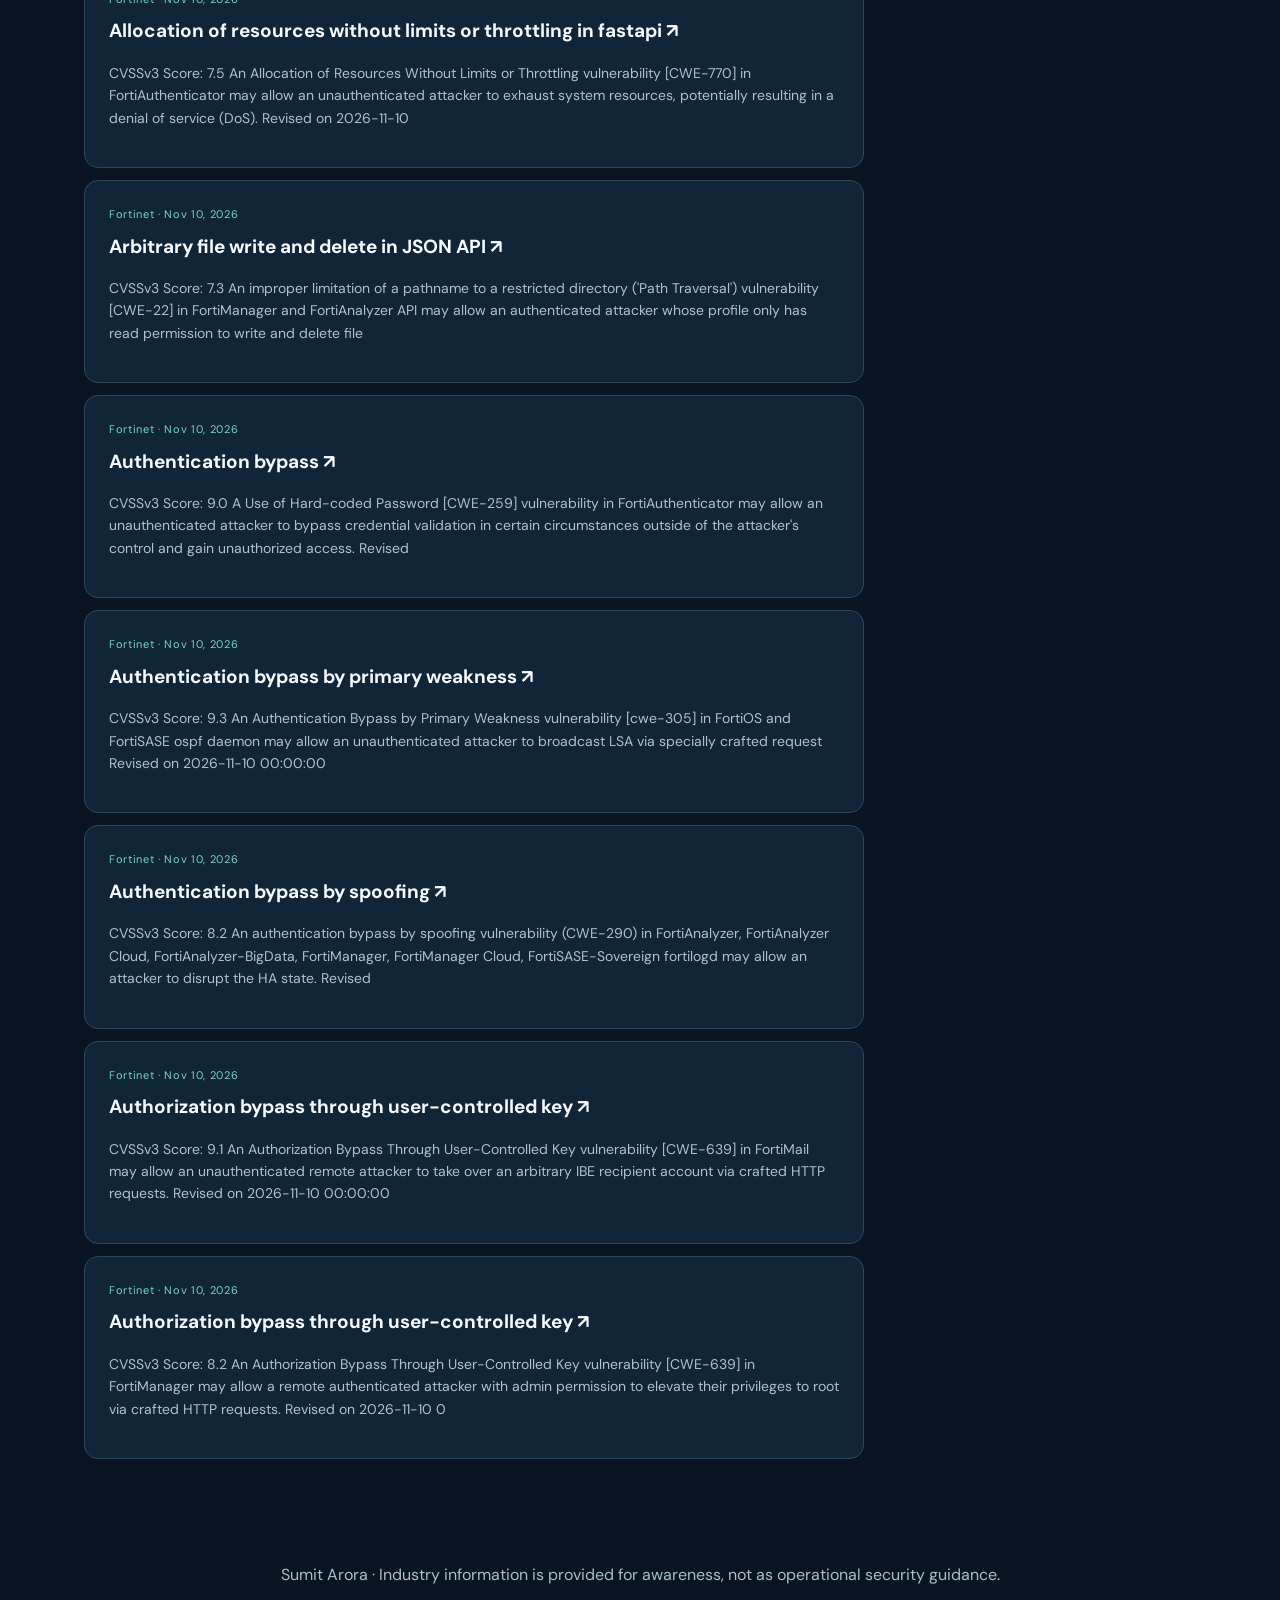
<file: it-insights-intelligence-hub/news.html>
<!DOCTYPE html>
<html lang="en"><head><meta charset="utf-8"/><meta content="width=device-width,initial-scale=1" name="viewport"/><meta content="Technology intelligence: curated Microsoft, Fortinet and cybersecurity headlines with official sources." name="description"/><meta content="#081422" name="theme-color"/><title>Technology Intelligence | Sumit Arora</title><link href="assets/style.css" rel="stylesheet"/><link href="assets/sa-brand-fix.css" rel="stylesheet"/></head><body class="briefing-page"><header class="header"><a class="brand" href="index.html#home"><span class="brandmark">SA</span><span>SUMIT ARORA<small>ENTERPRISE TECHNOLOGY &amp; LEADERSHIP</small></span></a><a class="btn secondary" href="index.html#intelligence">← Back to website</a></header><main class="briefing-main"><span class="kicker">TECHNOLOGY INTELLIGENCE / INDUSTRY BRIEFING</span><h1>Stay informed.<br/><em>Think strategically.</em></h1><p class="briefing-lead">A curated stream of original-source technology announcements and security advisories. Headlines link to publishers; commentary and original analysis are kept separate.</p><div class="briefing-controls" id="briefing-filters"><button class="active" data-topic="All">All updates</button><button data-topic="Microsoft">Microsoft</button><button data-topic="Fortinet">Fortinet</button><button data-topic="Cybersecurity">Cybersecurity</button><button data-topic="Infrastructure">Infrastructure &amp; AI</button></div><div class="briefing-layout"><section><p class="intel-status" id="briefing-status">Loading available headlines…</p><div aria-live="polite" id="briefing-list"></div></section><aside class="briefing-aside"><span class="intel-overline">SOURCE POLICY</span><h3>Verified, attributed and transparent</h3><p>Every headline links to its original publisher. Automated items are not presented as personal endorsements or original reporting.</p><p>Feeds are refreshed by a scheduled workflow after setup. If updates fail, the last successful snapshot remains visible with its timestamp.</p><p><a href="https://github.com/cisagov/kev-data" rel="noopener noreferrer" target="_blank">CISA KEV official dataset ↗</a></p><p><a href="https://fortiguard.fortinet.com/psirt" rel="noopener noreferrer" target="_blank">Fortinet PSIRT ↗</a></p><p><a href="https://techcommunity.microsoft.com/" rel="noopener noreferrer" target="_blank">Microsoft Tech Community ↗</a></p></aside></div></main><div class="briefing-footer">Sumit Arora · Industry information is provided for awareness, not as operational security guidance.</div><script src="assets/intelligence.js"></script></body></html>
</file>
<file: it-insights-intelligence-hub/assets/style.css>
@import url('https://fonts.googleapis.com/css2?family=DM+Sans:wght@400;500;600;700&family=Manrope:wght@400;500;600;700;800&display=swap');:root{--bg:#081422;--bg2:#0d1d2d;--panel:#11283a;--line:#26394a;--text:#f1f5f8;--muted:#a0b2c0;--accent:#6ed9d0;--gold:#b5d8aa}*{box-sizing:border-box}html{scroll-behavior:smooth}body{margin:0;background:var(--bg);color:var(--text);font-family:'DM Sans',sans-serif;line-height:1.7}a{color:inherit;text-decoration:none}button{font:inherit}em{font-style:normal;color:var(--accent)}.header{height:86px;display:flex;align-items:center;justify-content:space-between;max-width:1440px;padding:0 6%;margin:auto;position:relative;z-index:10}.brand{display:flex;align-items:center;gap:12px;font-family:Manrope;font-size:15px;letter-spacing:2px;font-weight:800;line-height:1.1}.brandmark{border:1px solid #48717b;padding:10px;font-size:20px;letter-spacing:-2px}.brandmark span,.footer-brand span{color:var(--accent)}.brand small{display:block;font:500 8px 'DM Sans';letter-spacing:2.2px;color:var(--muted);margin-top:5px}.header nav{display:flex;align-items:center;gap:30px}.header nav a{font-size:12px;color:#cad5df}.header nav a:hover,.text-link:hover{color:var(--accent)}.header nav .nav-cta{border:1px solid #54747b;padding:10px 17px;color:var(--text)}.menu{display:none}.section{max-width:1440px;padding:105px 6%;margin:auto;scroll-margin-top:30px}.hero{min-height:670px;display:grid;grid-template-columns:1.05fr .95fr;align-items:center;gap:35px;padding-top:55px;padding-bottom:95px}.eyebrow,.kicker{color:var(--accent);font-size:10px;letter-spacing:2.5px;font-weight:700}.pulse{display:inline-block;width:7px;height:7px;background:var(--accent);border-radius:50%;margin-right:8px;box-shadow:0 0 15px var(--accent)}h1,h2,h3{font-family:Manrope;line-height:1.16;letter-spacing:-.045em}h1{font-size:clamp(42px,4.5vw,74px);margin:26px 0}h2{font-size:clamp(34px,3.6vw,55px);margin:17px 0 30px}h3{font-size:23px}.lead{font-size:20px;max-width:590px;color:#d5e2e9;line-height:1.6}.hero-sub{max-width:520px;color:var(--muted);font-size:14px}.actions{display:flex;gap:13px;flex-wrap:wrap;margin-top:33px}.btn{display:inline-flex;gap:22px;align-items:center;justify-content:center;padding:14px 21px;font-size:12px;font-weight:700;min-height:49px}.primary{background:var(--accent);color:#08202b}.primary:hover{background:#a1f0e8}.secondary{border:1px solid #48616e;color:var(--text)}.secondary:hover{border-color:var(--accent)}.hero-metrics{display:flex;gap:35px;margin-top:65px}.hero-metrics div{border-left:1px solid #3c5260;padding-left:17px}.hero-metrics strong{display:block;font:800 30px Manrope}.hero-metrics strong span{color:var(--accent)}.hero-metrics small{font-size:9px;color:var(--muted);letter-spacing:1px}.hero-art{height:520px;position:relative;display:grid;place-items:center;overflow:hidden}.art-grid{position:absolute;inset:0;background-image:linear-gradient(#17334b 1px,transparent 1px),linear-gradient(90deg,#17334b 1px,transparent 1px);background-size:34px 34px;opacity:.3;mask-image:radial-gradient(ellipse,#000,transparent 75%)}.orb{position:absolute;border-radius:50%;filter:blur(50px);opacity:.25}.orb1{background:#3b9ab4;width:260px;height:260px;top:15px;right:15px}.orb2{background:#176e71;width:220px;height:220px;bottom:30px;left:20px}.art-panel{position:relative;width:min(94%,500px);height:380px;border:1px solid #416a7d;background:linear-gradient(145deg,#112d40e8,#071b2de8);box-shadow:0 25px 90px #0008;transform:perspective(1000px) rotateY(-6deg) rotateX(3deg)}.panel-top,.panel-bottom{display:flex;justify-content:space-between;align-items:center;padding:15px 20px;font-size:9px;letter-spacing:1.3px;color:#9bb7c8;border-bottom:1px solid #284659}.dots{color:#648fa0;letter-spacing:4px}.live{color:var(--accent)}.panel-bottom{border-top:1px solid #284659;border-bottom:0}.network{height:290px;position:relative}.network svg{position:absolute;width:100%;height:100%}.node{position:absolute;z-index:1;border:1px solid #39697b;background:#12384a;color:#c2e9ee;padding:10px;font-size:9px;letter-spacing:1px;box-shadow:0 0 20px #2ab7b222}.n1{top:15%;left:13%}.n2{top:15%;right:11%}.n3{top:43%;left:43%}.n4{bottom:13%;left:9%}.n5{bottom:13%;right:8%}.main-node{font-size:28px;font-weight:800;padding:10px 20px;color:var(--accent);box-shadow:0 0 45px #2ab7b255}.float-chip{position:absolute;bottom:40px;right:3px;background:#193e4d;border:1px solid #4d8e96;color:var(--accent);padding:12px 20px;font-size:10px;letter-spacing:1px}.ticker{display:flex;justify-content:space-around;align-items:center;flex-wrap:wrap;gap:16px;padding:24px 6%;background:#0e2432;border-top:1px solid #24404f;border-bottom:1px solid #24404f;font-size:10px;letter-spacing:1.5px;font-weight:700;color:#b5cbd4}.ticker i{font-style:normal;color:var(--accent)}.intro-grid{display:grid;grid-template-columns:1fr 1fr;gap:100px}.intro-grid p{color:var(--muted)}.intro-grid .large{font:600 clamp(21px,2vw,29px)/1.5 Manrope;color:#e5eef1;margin:0}.text-link{font-size:13px;font-weight:700;color:var(--accent)}.expertise{background:#0a1928;max-width:none;padding-left:max(6%,calc((100% - 1267px)/2));padding-right:max(6%,calc((100% - 1267px)/2))}.cards{display:grid;grid-template-columns:repeat(4,1fr);gap:14px}.cap{background:#112637;border:1px solid #253e4c;padding:28px 23px;min-height:315px;display:flex;flex-direction:column}.cap-icon{font-size:30px;color:var(--accent)}.cap h3{font-size:20px;margin:25px 0 10px}.cap p{font-size:13px;color:var(--muted);margin:0}.cap>span:last-child{margin-top:auto;padding-top:22px;font-size:9px;color:var(--accent);letter-spacing:1px}.row-head{display:flex;align-items:end;justify-content:space-between;gap:30px}.row-head>p{max-width:340px;color:var(--muted);font-size:14px}.project{border-top:1px solid #29414e;padding:30px 12px;display:grid;grid-template-columns:75px 1fr 30px;gap:18px}.project:last-child{border-bottom:1px solid #29414e}.project-number{font-size:13px;color:var(--accent)}.tag{font-size:10px;letter-spacing:1.4px;color:var(--accent)}.project h3{margin:10px 0;font-size:24px}.project p{max-width:780px;color:var(--muted);font-size:14px;margin:0}.project-arrow{font-size:26px;color:var(--accent)}.healthcare-panel{border:1px solid #325467;background:linear-gradient(115deg,#122f41,#0a1d2d);display:grid;grid-template-columns:1.2fr .8fr;min-height:470px;overflow:hidden}.healthcare-panel>div:first-child{padding:65px 55px}.healthcare-panel p{color:#b3c6d1;max-width:600px}.health-points{display:grid;grid-template-columns:1fr 1fr;gap:8px;margin:26px 0;font-size:10px;letter-spacing:.8px;color:#a4e1df}.health-graphic{position:relative;display:grid;place-items:center;min-height:400px}.health-ring{position:absolute;border:1px solid #35657a;border-radius:50%;width:290px;height:290px}.ring2{width:205px;height:205px;border-style:dashed}.health-center{border-radius:50%;height:130px;width:130px;background:#1a5566;display:flex;flex-direction:column;justify-content:center;align-items:center;font-size:62px;color:var(--accent);box-shadow:0 0 70px #40d9d522}.health-center small{font-size:10px;text-align:center;line-height:1.2;letter-spacing:1.5px;color:white}.health-label{position:absolute;background:#183a4d;padding:8px 12px;font-size:9px;letter-spacing:1.2px;color:#9bd9df;border:1px solid #376176}.label1{top:50px}.label2{bottom:55px;left:12%}.label3{right:5%;top:55%}.filters{display:flex;gap:10px;flex-wrap:wrap;margin:25px 0}.filters button{border:1px solid #345061;background:transparent;color:#c4d3da;padding:9px 14px;cursor:pointer;font-size:12px}.filters button.active,.filters button:hover{background:var(--accent);color:#0b2431;border-color:var(--accent)}.article-grid{display:grid;grid-template-columns:repeat(3,1fr);gap:18px}.article-card{border:1px solid #2b4656;background:#102435;overflow:hidden;display:flex;flex-direction:column}.article-visual{height:145px;display:flex;align-items:center;justify-content:center;font-size:55px;background:radial-gradient(circle at 70% 30%,#276077,#0c2437 70%);color:var(--accent)}.article-body{padding:23px;display:flex;flex-direction:column;flex:1}.article-meta{font-size:10px;color:var(--accent);letter-spacing:1px}.article-card h3{font-size:20px;margin:13px 0}.article-card p{color:var(--muted);font-size:13px}.read-btn{background:transparent;border:0;padding:0;color:var(--accent);text-align:left;cursor:pointer;margin-top:auto;font-size:12px;font-weight:700}.article-note,.contact-note{font-size:11px;color:#8198a8}.contact{text-align:center;background:radial-gradient(ellipse at bottom,#153748,#081422 70%);max-width:none}.contact h2{max-width:800px;margin:20px auto}.contact>p{max-width:620px;margin:0 auto;color:var(--muted)}.contact .actions{justify-content:center}.contact .contact-note{margin-top:25px;font-size:11px}footer{display:flex;align-items:center;justify-content:space-between;gap:20px;padding:30px 6%;border-top:1px solid #29414e;font-size:11px;color:var(--muted);flex-wrap:wrap}.footer-brand{font:800 19px Manrope;color:white;letter-spacing:2px}dialog{max-width:750px;width:calc(100% - 32px);background:#102638;color:var(--text);border:1px solid #4b7480;padding:35px;max-height:85vh;overflow:auto}dialog::backdrop{background:#000c}dialog h2{font-size:30px}dialog p{color:#c2d1d9}dialog .close{float:right;background:transparent;border:1px solid #587381;color:white;padding:5px 13px;cursor:pointer}.article-content{white-space:pre-wrap;line-height:1.85}@media(max-width:1050px){.header nav{gap:15px}.hero{grid-template-columns:1fr}.hero-art{height:410px}.cards{grid-template-columns:repeat(2,1fr)}.article-grid{grid-template-columns:repeat(2,1fr)}}@media(max-width:680px){.header{height:70px}.menu{display:block;background:transparent;color:white;border:1px solid #42606d;padding:7px 12px}.header nav{display:none;position:absolute;top:70px;left:0;right:0;background:#0e2232;padding:20px 6%;flex-direction:column;align-items:stretch}.header nav.open{display:flex}.section{padding:65px 6%}.hero{padding-top:45px}.hero-art{height:340px}.art-panel{height:315px}.network{height:225px}.hero-metrics{gap:15px;margin-top:38px}.hero-metrics strong{font-size:22px}.hero-metrics small{font-size:8px}.ticker{justify-content:center}.intro-grid,.healthcare-panel{grid-template-columns:1fr;gap:25px}.cards,.article-grid{grid-template-columns:1fr}.row-head{display:block}.project{grid-template-columns:30px 1fr 20px;gap:10px}.project h3{font-size:19px}.healthcare-panel>div:first-child{padding:30px}.health-graphic{min-height:330px}.health-ring{width:250px;height:250px}.ring2{width:170px;height:170px}.health-points{grid-template-columns:1fr 1fr}footer{flex-direction:column;align-items:flex-start}}

/* Executive hero visualization — redesigned */
.hero-art{min-width:0;height:520px;isolation:isolate}
.executive-panel{width:min(96%,540px);height:auto;min-height:418px;transform:none;border-radius:15px;overflow:hidden;background:linear-gradient(150deg,rgba(22,49,67,.97),rgba(8,25,41,.98));box-shadow:0 28px 85px #0009,0 0 0 1px #78e0d01a}
.executive-panel .panel-top{height:52px;padding:0 22px;background:#ffffff05;font-size:9px;letter-spacing:1.45px}
.executive-content{padding:27px 28px 25px}
.executive-heading{margin-bottom:24px}
.executive-overline{display:block;color:var(--accent);font-size:9px;letter-spacing:2px;font-weight:700;margin-bottom:9px}
.executive-heading strong{display:block;font:800 clamp(23px,2.5vw,32px)/1.2 Manrope,sans-serif;letter-spacing:-1px;color:#f1f7f9}
.executive-heading p{color:#a5becb;font-size:12px;line-height:1.6;max-width:370px;margin:10px 0 0}
.expertise-matrix{display:grid;grid-template-columns:repeat(2,minmax(0,1fr));gap:10px}
.expertise-tile{display:flex;align-items:center;gap:12px;min-height:83px;padding:14px 12px;border:1px solid #345567;border-radius:9px;background:linear-gradient(145deg,#193c4caa,#102c3caa);transition:transform .2s,border-color .2s,background .2s}
.expertise-tile:hover{transform:translateY(-3px);border-color:#70d9d0;background:#1b4553}
.tile-icon{display:grid;place-items:center;flex:0 0 36px;height:36px;border-radius:9px;background:#6ed9d017;color:#83eee4;font-size:22px;line-height:1}
.expertise-tile strong{display:block;color:#edf7f9;font:700 12px/1.4 Manrope,sans-serif}
.expertise-tile small{display:block;color:#9fb8c7;font-size:9px;line-height:1.5;margin-top:4px}
.executive-outcome{display:flex;align-items:center;gap:9px;margin-top:25px;font-size:9px;font-weight:700;letter-spacing:1.15px;color:#b7d5d8;white-space:nowrap}
.outcome-dot{height:7px;width:7px;flex:0 0 7px;border-radius:50%;background:var(--accent);box-shadow:0 0 12px #6ed9d080}
.outcome-line{height:1px;flex:1;background:#41616d}
@media(max-width:1050px){.hero-art{height:490px}.executive-panel{width:min(100%,560px)}}
@media(max-width:680px){.hero-art{height:auto;min-height:430px;padding:16px 0}.executive-panel{width:100%;min-height:0}.executive-content{padding:23px 18px}.executive-heading strong{font-size:25px}.expertise-tile{min-height:88px;gap:8px;padding:10px 8px}.tile-icon{flex-basis:28px;height:30px;font-size:19px}.expertise-tile strong{font-size:10px}.expertise-tile small{font-size:8px}.executive-outcome{font-size:8px;gap:6px;letter-spacing:.5px}}
@media(max-width:370px){.expertise-matrix{grid-template-columns:1fr}.hero-art{min-height:0}.executive-outcome{flex-wrap:wrap}.outcome-line{min-width:10px}}
@media(prefers-reduced-motion:reduce){.expertise-tile{transition:none}.expertise-tile:hover{transform:none}}

/* Technology Radar */
.radar{background:linear-gradient(155deg,rgba(26,60,79,.28),transparent 60%)}.radar .row-head a{color:#70d9d3}.radar-intro{display:flex;align-items:center;justify-content:space-between;gap:20px;margin:28px 0 18px;padding:17px 21px;border:1px solid rgba(106,191,203,.24);background:rgba(26,55,72,.45);border-radius:12px}.radar-intro strong{color:#eaf8fa;font-size:16px}.radar-intro p{font-size:12px;color:#a4bcc9;margin:6px 0 0}.radar-live-dot{display:inline-block;width:9px;height:9px;border-radius:50%;background:#65d4c5;margin-right:10px;box-shadow:0 0 14px #65d4c577}.radar-updated{font-size:12px;color:#a4bcc9}.radar-grid{display:grid;grid-template-columns:minmax(0,1.35fr) minmax(280px,1fr);gap:20px}.radar-feature,.radar-sources{padding:28px;border:1px solid rgba(103,176,196,.23);background:rgba(15,35,53,.84);border-radius:16px}.radar-card-head{display:flex;justify-content:space-between;gap:12px;font-size:11px;letter-spacing:.12em;color:#7bdcd5}.radar-card-head a{color:#7bdcd5;white-space:nowrap}.radar-feature h3,.radar-sources h3{font-size:23px;color:#eff7fa;margin:18px 0 10px}.radar-description,.radar-sources>p{font-size:14px;color:#a7b8c9;line-height:1.7}.kev-item{border-top:1px solid rgba(120,171,187,.2);padding:17px 0}.kev-item strong{display:block;color:#e7f5f7;font-size:15px;line-height:1.45}.kev-item p{color:#a6b9c7;font-size:13px;line-height:1.55;margin:7px 0}.kev-meta{font-size:11px;color:#76c9c5;letter-spacing:.03em}.kev-item a{font-size:12px;color:#77d9d1}.radar-muted{font-size:13px;color:#a6b9c7}.radar-source{display:flex;align-items:center;gap:12px;padding:16px 0;border-top:1px solid rgba(120,171,187,.2);text-decoration:none;color:#dbeaf0}.radar-source:first-of-type{margin-top:16px}.radar-source-icon{width:38px;height:38px;border-radius:9px;display:grid;place-items:center;background:#204456;color:#7ee1d9;font-weight:700;flex:none}.radar-source span:nth-child(2){flex:1;min-width:0}.radar-source strong{display:block;font-size:13px}.radar-source small{display:block;font-size:11px;color:#9eb6c4;margin-top:4px}.radar-source:hover strong{color:#83e6dc}.radar-note{display:flex;align-items:center;gap:22px;flex-wrap:wrap;padding:24px 0;border-bottom:1px solid rgba(120,171,187,.2)}.radar-note>span{color:#7bdbd3;white-space:nowrap;font-size:11px;letter-spacing:.1em}.radar-note p{flex:1;min-width:240px;font-size:14px;color:#afc1cd;line-height:1.6}.radar-note a{color:#7bdbd3;font-size:13px;white-space:nowrap}@media(max-width:800px){.radar-grid{grid-template-columns:1fr}.radar-intro{align-items:flex-start;flex-direction:column}.radar-feature,.radar-sources{padding:20px}.radar-card-head{flex-wrap:wrap}}

/* Technology Intelligence Hub */
.intelligence{position:relative}.intel-hero{display:grid;grid-template-columns:1.35fr 1fr;gap:18px;margin:30px 0}.intel-feature,.intel-perspective,.intel-news,.intel-watch{background:#102538;border:1px solid #2c495a;border-radius:16px;padding:30px}.intel-feature{background:radial-gradient(circle at 90% 0%,#1b5a61 0%,#102538 48%);min-height:285px;display:flex;flex-direction:column;align-items:flex-start;justify-content:center}.intel-overline{font-size:11px;letter-spacing:.17em;font-weight:700;color:#70d9d2}.intel-feature h3,.intel-perspective h3,.intel-news h3,.intel-watch h3{font-size:clamp(22px,2.3vw,34px);line-height:1.2;color:#f5fbff;margin:15px 0}.intel-feature p,.intel-perspective p,.intel-watch p{color:#afc5d3;line-height:1.7}.intel-link{color:#76ddd5;text-decoration:none;font-weight:700;display:inline-block;margin-top:14px}.intel-link:hover{text-decoration:underline}.intel-disclaimer,.intel-status{color:#8faabd;font-size:12px}.intel-lower{display:grid;grid-template-columns:1.5fr 1fr;gap:18px}.intel-subhead{display:flex;align-items:flex-start;justify-content:space-between;gap:16px}.intel-subhead h3{font-size:23px}.intel-news-item,.intel-kev-item{border-top:1px solid #2b4555;padding:17px 0}.intel-news-item a,.intel-kev-item a{color:#f0f8fa;text-decoration:none;font-weight:700;line-height:1.45}.intel-news-item a:hover,.intel-kev-item a:hover{color:#75d9d1}.intel-meta{font-size:11px;letter-spacing:.06em;color:#77d5cd;margin-bottom:7px}.intel-news-item p,.intel-kev-item p{font-size:13px;color:#adc2d0;margin:8px 0 0;line-height:1.6}.intel-empty{color:#a9c0cd;font-size:14px}.intel-topics{display:flex;gap:10px;flex-wrap:wrap;margin-top:16px}.intel-topics span{border:1px solid #335266;color:#aac8d5;border-radius:40px;padding:9px 14px;font-size:11px;letter-spacing:.08em}.intel-watch h3{font-size:24px}.intel-watch .intel-link{font-size:13px}@media(max-width:850px){.intel-hero,.intel-lower{grid-template-columns:1fr}.intel-feature,.intel-perspective,.intel-news,.intel-watch{padding:22px}.intel-subhead{flex-wrap:wrap}}
/* Standalone briefing */
.briefing-page{background:#081422;color:#e6f1f5;min-height:100vh}.briefing-main{max-width:1160px;margin:0 auto;padding:120px 24px 70px}.briefing-main h1{font-size:clamp(36px,5vw,70px);line-height:1.08;color:#fff;margin:12px 0 18px}.briefing-main h1 em{color:#71d9d1}.briefing-lead{max-width:730px;color:#afc5d3;line-height:1.7}.briefing-controls{display:flex;gap:8px;flex-wrap:wrap;margin:30px 0}.briefing-controls button{border:1px solid #355668;background:#11293b;color:#c5d8e2;padding:11px 16px;border-radius:40px;cursor:pointer}.briefing-controls button.active{background:#65d4cc;color:#071927;border-color:#65d4cc}.briefing-layout{display:grid;grid-template-columns:1fr 310px;gap:22px}.briefing-card{background:#102538;border:1px solid #2c495a;border-radius:14px;padding:24px;margin-bottom:12px}.briefing-card a{color:#f6fbff;font-size:19px;font-weight:700;text-decoration:none}.briefing-card a:hover{color:#6ddad1}.briefing-card p{color:#adc2d0;font-size:14px;line-height:1.6}.briefing-aside{background:#102538;border:1px solid #2c495a;border-radius:14px;padding:22px;align-self:start}.briefing-aside a{color:#70d9d2}.briefing-aside p{color:#a9c1cf;line-height:1.6}.briefing-footer{padding:20px 24px;text-align:center;color:#a7c0cb}@media(max-width:800px){.briefing-layout{grid-template-columns:1fr}.briefing-main{padding-top:105px}}

/* Executive portfolio refinement — layered over the existing responsive theme */
:root{--exec-accent:#76ded5}
.brand{letter-spacing:.055em}.brandmark{font-size:1.12rem!important;letter-spacing:-.08em!important;padding-right:.08em}
.hero{background:radial-gradient(ellipse at 86% 28%,rgba(29,91,105,.19),transparent 49%)}
.hero h1{letter-spacing:-.055em;max-width:850px}.hero-copy .lead{max-width:640px}
.hero-art .art-panel{box-shadow:0 25px 80px rgba(0,0,0,.25)}
.project{transition:background .2s,border-color .2s}.project:hover{background:rgba(91,210,203,.045)}
.intel-hero,.healthcare-panel{border-color:rgba(117,215,206,.17)}
@media(max-width:700px){.hero h1{letter-spacing:-.035em}.brand small{letter-spacing:.06em}}
</file>
<file: it-insights-intelligence-hub/assets/sa-brand-fix.css>
/* Modern SA monogram — loaded after assets/style.css on both pages. */
.header a.brand { display:inline-flex; align-items:center; gap:14px; flex:0 1 auto; min-width:0; text-decoration:none; }
.header a.brand .brandmark {
  box-sizing:border-box; position:relative; isolation:isolate;
  display:inline-flex; align-items:center; justify-content:center;
  width:66px; height:66px; min-width:66px; flex:0 0 66px;
  padding:0; margin:0; overflow:hidden;
  border:1px solid rgba(134,204,227,.65); border-radius:13px;
  background:linear-gradient(145deg,#203c55 0%,#0c1b2e 52%,#07111f 100%);
  color:#f8fcff; font-family:Inter,system-ui,-apple-system,'Segoe UI',Arial,sans-serif;
  font-size:32px; font-weight:850; letter-spacing:-2px; line-height:1;
  text-shadow:0 2px 12px rgba(124,212,245,.25);
  box-shadow:inset 0 1px 0 rgba(255,255,255,.14),0 5px 18px rgba(0,0,0,.25),0 0 0 3px rgba(95,176,207,.06);
  transform:none; vertical-align:middle;
  transition:transform .2s ease,box-shadow .2s ease,border-color .2s ease;
}
.header a.brand .brandmark::before {
  content:''; position:absolute; inset:0; pointer-events:none;
  background:linear-gradient(135deg,rgba(120,220,248,.18),transparent 48%);
}
.header a.brand .brandmark::after {
  content:''; position:absolute; right:8px; bottom:8px; width:10px; height:10px;
  border-right:2px solid #64d8ef; border-bottom:2px solid #64d8ef;
  border-bottom-right-radius:2px; opacity:.9; pointer-events:none;
}
.header a.brand:hover .brandmark { transform:translateY(-2px); border-color:#88ddf2; box-shadow:0 8px 24px rgba(0,0,0,.32),0 0 0 3px rgba(95,176,207,.12); }
.header a.brand > span:last-child { display:flex; flex-direction:column; justify-content:center; min-width:0; color:#f7f9fc; font-weight:750; letter-spacing:.065em; line-height:1.2; white-space:nowrap; }
.header a.brand > span:last-child small { display:block; margin-top:5px; color:#a6bacb; font-size:9px; font-weight:500; letter-spacing:.075em; line-height:1.35; }
@media(max-width:900px) { .header a.brand .brandmark { width:58px;height:58px;min-width:58px;flex-basis:58px;font-size:29px; } }
@media(max-width:600px) { .header a.brand {gap:10px;} .header a.brand .brandmark {width:52px;height:52px;min-width:52px;flex-basis:52px;font-size:26px;border-radius:11px;} .header a.brand > span:last-child {font-size:12px;letter-spacing:.03em;} .header a.brand > span:last-child small {font-size:7px;letter-spacing:.015em;white-space:normal;max-width:175px;} }
@media(prefers-reduced-motion:reduce) { .header a.brand .brandmark {transition:none;} }

/* Continuous cyan light travelling around the SA border. */
@property --sa-light-angle {
  syntax: '<angle>';
  initial-value: 0deg;
  inherits: false;
}
.header a.brand .brandmark {
  border-color: rgba(105, 190, 225, .22);
  overflow: hidden;
}
.header a.brand .brandmark::before {
  content: '';
  position: absolute;
  inset: 0;
  border-radius: inherit;
  padding: 2px;
  background: conic-gradient(from var(--sa-light-angle),
    transparent 0deg, transparent 225deg,
    rgba(70, 183, 234, .22) 255deg,
    #74eaff 294deg, #ffffff 305deg,
    #40c9ff 319deg, transparent 352deg);
  -webkit-mask: linear-gradient(#000 0 0) content-box, linear-gradient(#000 0 0);
  -webkit-mask-composite: xor;
  mask: linear-gradient(#000 0 0) content-box, linear-gradient(#000 0 0);
  mask-composite: exclude;
  pointer-events: none;
  animation: sa-border-orbit 3s linear infinite;
  opacity: 1;
}
.header a.brand .brandmark::after {
  content: '';
  position: absolute;
  inset: 0;
  width: auto;
  height: auto;
  right: 0;
  bottom: 0;
  border: 0;
  border-radius: inherit;
  box-shadow: inset 0 0 11px rgba(52, 191, 247, .09);
  pointer-events: none;
}
@keyframes sa-border-orbit {
  to { --sa-light-angle: 360deg; }
}
@media (prefers-reduced-motion: reduce) {
  .header a.brand .brandmark::before { animation: none; }
}
</file>
